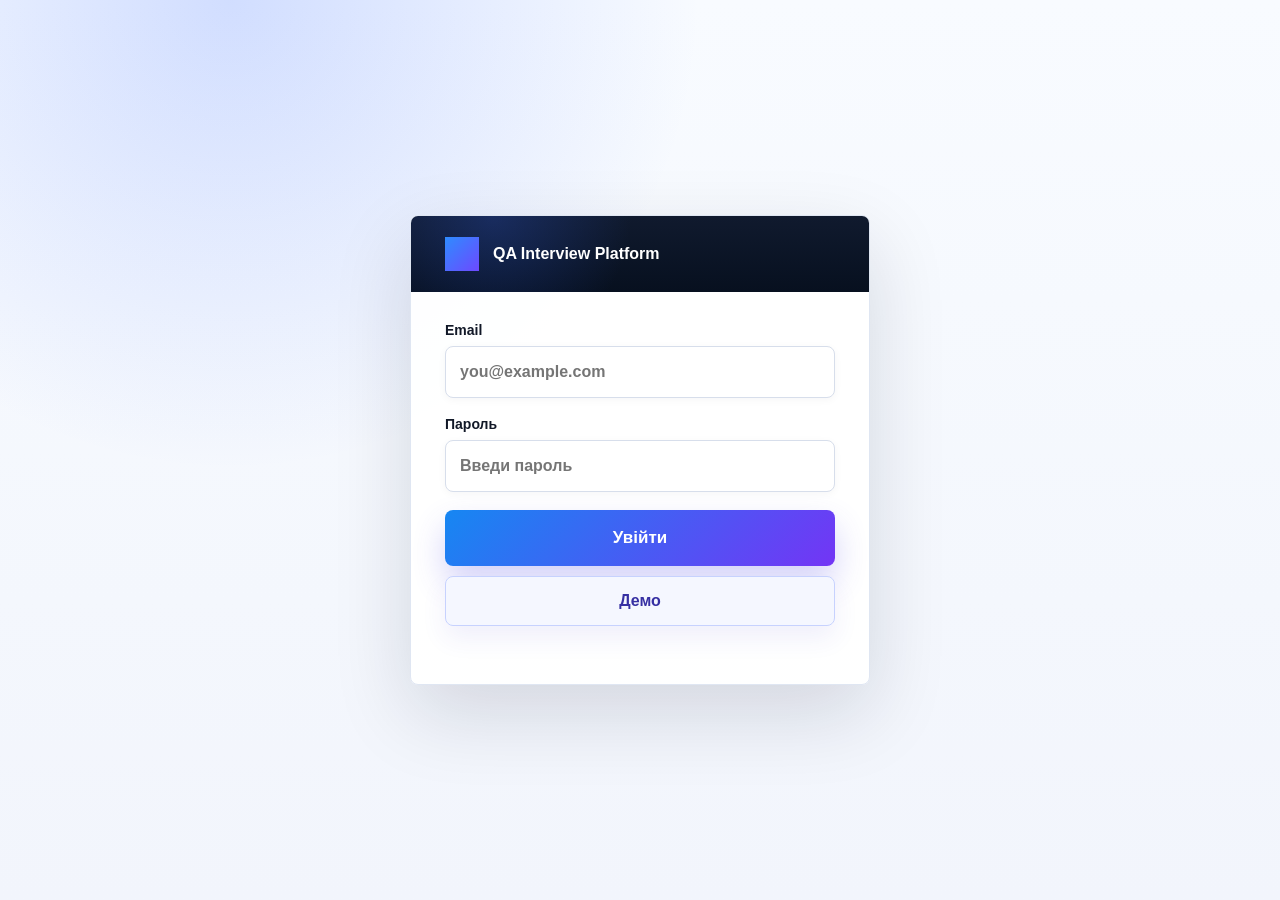
<file: index.html>
<!DOCTYPE html>
<html lang="uk">
<head>
  <meta charset="UTF-8" />
  <meta name="viewport" content="width=device-width, initial-scale=1.0" />
  <title>QA Handbook</title>
  <link rel="icon" href="favicon.svg" type="image/svg+xml" />
  <link rel="stylesheet" href="style.css?v=19" />
</head>
<body>
  <div id="authScreen" class="auth-screen hidden">
    <div class="auth-card">
      <div class="auth-header">
        <div class="auth-brand">QA Interview Platform</div>
      </div>
      <div class="auth-body">
        <label>Email</label>
        <input id="simpleLogin" type="email" placeholder="you@example.com" autocomplete="email" />
        <label>Пароль</label>
        <input id="simplePassword" type="password" placeholder="Введи пароль" autocomplete="current-password" />
        <button id="simpleLoginBtn" class="primary" type="button">Увійти</button>
        <button id="simpleDemoBtn" class="demo-action" type="button">Демо</button>
        <div id="simpleLoginMsg" class="auth-note"></div>
      </div>
    </div>
  </div>

  <div class="book-toolbar">
    <div id="syncStatus" class="sync-status hidden" aria-live="polite">Supabase: підключення...</div>
    <a class="toolbar-brand" href="index.html" aria-label="Перейти на сторінку Відповіді">QA Interview Platform</a>
    <nav class="app-nav" aria-label="Основне меню">
      <a class="toolbar-link active" href="index.html" aria-current="page">Відповіді</a>
      <a class="toolbar-link" href="questions.html">Запитання</a>
      <a class="toolbar-link" href="tests.html">Тести</a>
      <a class="toolbar-link" href="interview.html">Інтерв'ю</a>
    </nav>
    <button id="logoutBtn" class="logout" type="button">Вийти</button>
  </div>

  <aside class="sidebar">
    <div class="search-wrap">
      <span class="search-icon" aria-hidden="true"></span>
      <input id="search" class="search" placeholder="Пошук по handbook..." />
      <button id="clearSearchBtn" class="clear-search hidden" type="button" aria-label="Очистити пошук" title="Очистити пошук">×</button>
    </div>
    <div class="question-stats" aria-label="Статистика питань">
      <div><span class="stats-icon" aria-hidden="true">▤</span><span id="totalQuestionsCount">0</span><small>Всього запитань</small></div>
    </div>
    <div class="status-filters" aria-label="Фільтр за статусом">
      <label class="status-toggle learned-filter" for="showLearnedBtn">
        <span class="status-icon" aria-hidden="true">✓</span>
        <span>Вивчено</span>
        <input id="showLearnedBtn" type="checkbox" />
        <span class="toggle-slider" aria-hidden="true"></span>
      </label>
      <label class="status-toggle not-learned-filter" for="showNotLearnedBtn">
        <span class="status-icon" aria-hidden="true">×</span>
        <span>Не вивчено</span>
        <input id="showNotLearnedBtn" type="checkbox" />
        <span class="toggle-slider" aria-hidden="true"></span>
      </label>
    </div>
    <div class="sidebar-section-title">Розділи</div>
    <nav id="categoryList" class="category-list"></nav>
    <div class="actions">
      <div class="action-group add-actions">
        <div class="action-title">Додати</div>
        <button id="addCategoryBtn" type="button"><span class="action-icon add-icon" aria-hidden="true">+</span><span>Категорія</span></button>
        <button id="addQuestionBtn" type="button"><span class="action-icon question-icon" aria-hidden="true">?</span><span>Питання</span></button>
      </div>
      <div class="action-group export-actions">
        <div class="action-title">Експорт</div>
        <button id="printBookBtn" type="button"><span class="action-icon pdf-icon" aria-hidden="true">PDF</span><span>PDF</span></button>
        <button id="exportWordBtn" type="button"><span class="action-icon word-icon" aria-hidden="true">W</span><span>Word</span></button>
      </div>
    </div>
  </aside>

  <main class="book">
    <h1 id="categoryTitle"></h1>
    <section id="questionsList"></section>
  </main>

  <section id="printBook" class="print-book"></section>

  <div id="questionModal" class="modal hidden">
    <div class="modal-box">
      <button class="close" id="closeQuestionModal">×</button>
      <h2 id="questionModalTitle">Нове питання</h2>
      <label>Категорія</label>
      <select id="questionCategory"></select>
      <label>Питання</label>
      <input id="questionInput" placeholder="Наприклад: Що таке REST API?" />
      <label>Відповідь</label>
      <div class="editor-toolbar" aria-label="Форматування відповіді">
        <button type="button" data-command="bold" title="Жирний"><strong>B</strong></button>
        <button type="button" data-command="italic" title="Курсив"><em>I</em></button>
        <button type="button" data-command="insertOrderedList" title="Нумерований список">1.</button>
        <button type="button" data-command="insertUnorderedList" title="Маркований список">•</button>
      </div>
      <div id="answerInput" class="rich-editor" contenteditable="true" data-placeholder="Напиши відповідь..."></div>
      <div class="modal-actions">
        <button id="saveQuestionBtn" class="primary">Зберегти</button>
        <button id="deleteQuestionBtn" class="danger hidden">Видалити</button>
      </div>
    </div>
  </div>

  <script src="data.js?v=supabase-1"></script>
  <script src="script.js?v=supabase-21"></script>
</body>
</html>
</file>
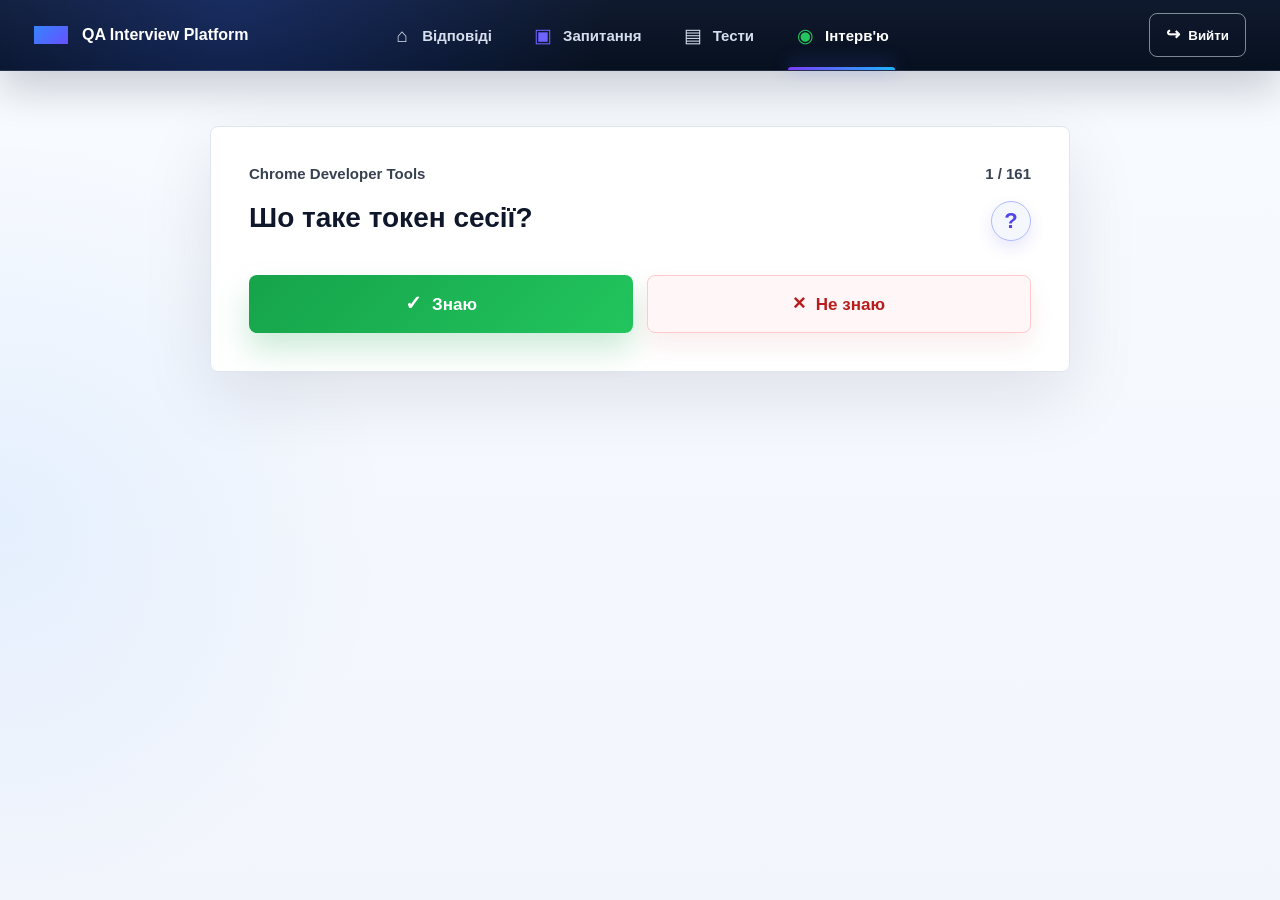
<file: interview.html>
<!DOCTYPE html>
<html lang="uk">
<head>
  <meta charset="UTF-8" />
  <meta name="viewport" content="width=device-width, initial-scale=1.0" />
  <title>QA Interview</title>
  <link rel="icon" href="favicon.svg" type="image/svg+xml" />
  <link rel="stylesheet" href="interview.css?v=9" />
</head>
<body>
  <main class="interview-page">
    <div class="book-toolbar">
      <a class="toolbar-brand" href="index.html" aria-label="Перейти на сторінку Відповіді">QA Interview Platform</a>
      <nav class="app-nav" aria-label="Основне меню">
        <a class="toolbar-link" href="index.html">Відповіді</a>
        <a class="toolbar-link" href="questions.html">Запитання</a>
        <a class="toolbar-link" href="tests.html">Тести</a>
        <a class="toolbar-link active" href="interview.html" aria-current="page">Інтерв'ю</a>
      </nav>
      <button id="logoutBtn" class="logout" type="button">Вийти</button>
    </div>

    <section class="interview-shell" aria-live="polite">
      <article class="question-panel">
        <div class="interview-topline">
          <div id="questionCategory">Інтерв'ю</div>
          <div id="questionCounter">0 / 0</div>
        </div>
        <div class="question-heading">
          <h1 id="questionText">Питань ще немає.</h1>
          <button id="showAnswerBtn" class="show-answer-action" type="button" aria-expanded="false" aria-controls="answerPanel" title="Показати відповідь">
            <span aria-hidden="true">?</span>
            <span class="sr-only">Показати відповідь</span>
          </button>
        </div>
        <div id="questionStatus" class="feedback hidden"></div>
        <section id="answerPanel" class="answer-panel hidden" aria-live="polite">
          <div class="answer-panel-heading">
            <span class="answer-panel-icon" aria-hidden="true">✦</span>
            <span>Відповідь</span>
          </div>
          <div id="answerText" class="answer-text"></div>
        </section>
        <div class="interview-actions">
          <button id="knowBtn" class="primary-action know-action" type="button">Знаю</button>
          <button id="dontKnowBtn" class="secondary-action dont-know-action" type="button">Не знаю</button>
        </div>
        <div id="reviewPanel" class="review-panel hidden">
          <h2 id="reviewTitle">Що повторити</h2>
          <div id="reviewList" class="review-list"></div>
          <button id="exportUnknownBtn" class="primary-action export-action" type="button">Конвертувати запитання</button>
          <button id="restartInterviewBtn" class="secondary-action restart-action" type="button">Почати заново</button>
        </div>
      </article>
    </section>
  </main>
  <script src="data.js?v=supabase-1"></script>
  <script src="interview.js?v=9"></script>
</body>
</html>
</file>
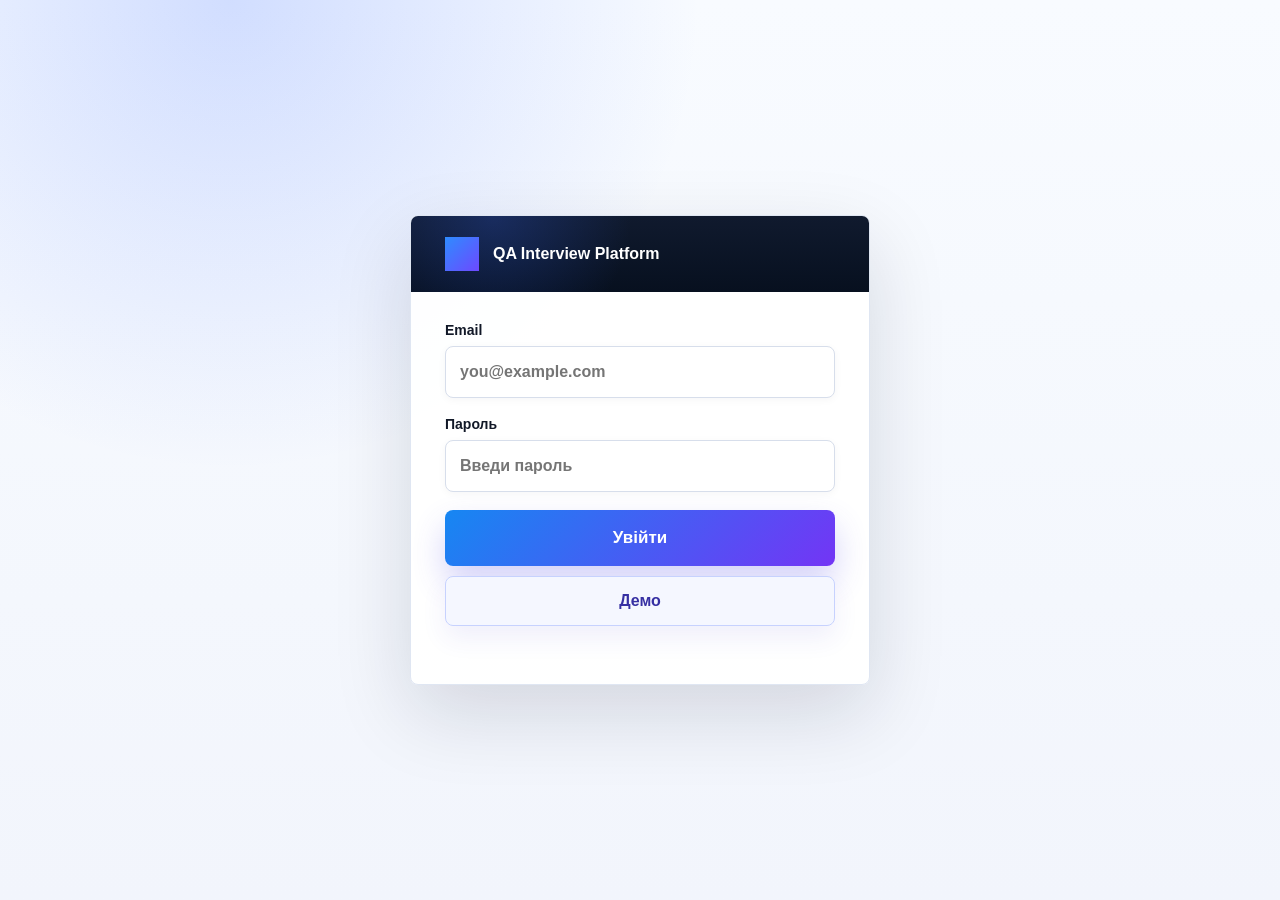
<file: questions.html>
<!DOCTYPE html>
<html lang="uk">
<head>
  <meta charset="UTF-8" />
  <meta name="viewport" content="width=device-width, initial-scale=1.0" />
  <title>Окремі запитання</title>
  <link rel="icon" href="favicon.svg" type="image/svg+xml" />
  <link rel="stylesheet" href="questions.css?v=20" />
</head>
<body>
  <div id="authScreen" class="auth-screen hidden">
    <div class="auth-card">
      <div class="auth-header">
        <div class="auth-brand">QA Interview Platform</div>
      </div>
      <div class="auth-body">
        <label>Email</label>
        <input id="loginEmail" type="email" placeholder="you@example.com" autocomplete="email" />
        <label>Пароль</label>
        <input id="loginPassword" type="password" placeholder="Введи пароль" autocomplete="current-password" />
        <button id="loginBtn" class="primary" type="button">Увійти</button>
        <button id="loginDemoBtn" class="demo-action" type="button">Демо</button>
        <div id="loginMsg" class="muted"></div>
      </div>
    </div>
  </div>

  <div class="book-toolbar">
    <div id="syncStatus" class="sync-status hidden" aria-live="polite">Supabase: очікує вхід</div>
    <a class="toolbar-brand" href="index.html" aria-label="Перейти на сторінку Відповіді">QA Interview Platform</a>
    <nav class="app-nav" aria-label="Основне меню">
      <a class="toolbar-link" href="index.html">Відповіді</a>
      <a class="toolbar-link active" href="questions.html" aria-current="page">Запитання</a>
      <a class="toolbar-link" href="tests.html">Тести</a>
      <a class="toolbar-link" href="interview.html">Інтерв'ю</a>
    </nav>
    <button id="logoutBtn" class="logout" type="button">Вийти</button>
  </div>

  <aside class="sidebar">
    <div class="search-wrap">
      <span class="search-icon" aria-hidden="true"></span>
      <input id="searchInput" class="search" placeholder="Пошук по handbook..." />
      <button id="clearSearchBtn" class="clear-search hidden" type="button" aria-label="Очистити пошук" title="Очистити пошук">×</button>
    </div>
    <div class="question-stats" aria-label="Статистика питань">
      <div><span class="stats-icon" aria-hidden="true">▤</span><span id="totalQuestionsCount">0</span><small>Всього запитань</small></div>
    </div>
    <label class="filter-toggle" for="uncoveredOnlyToggle">
      <span class="status-icon not-learned-status" aria-hidden="true">×</span>
      <span>Не покрито</span>
      <input id="uncoveredOnlyToggle" type="checkbox" />
      <span class="toggle-slider" aria-hidden="true"></span>
    </label>
    <div class="sidebar-section-title">Розділи</div>
    <nav id="categoryList" class="category-list"></nav>
    <div class="actions">
      <div class="action-group">
        <div class="action-title">Додати</div>
        <button id="addCategoryBtn" type="button"><span class="action-icon add-icon" aria-hidden="true">+</span><span>Категорія</span></button>
        <button id="addQuestionBtn" type="button"><span class="action-icon question-icon" aria-hidden="true">?</span><span>Питання</span></button>
      </div>
    </div>
  </aside>

  <main class="book">
    <h1 id="categoryTitle"></h1>
    <section id="questionsList" class="questions-list"></section>
  </main>

  <div id="questionModal" class="modal hidden">
    <div class="modal-box">
      <button class="close" id="closeQuestionModal" type="button">×</button>
      <h2 id="modalTitle">Нове питання</h2>
      <label>Категорія</label>
      <select id="questionCategory"></select>
      <label>Питання</label>
      <input id="questionInput" placeholder="Наприклад: Як протестувати форму логіну?" />
      <label>Нотатка / коротка відповідь</label>
      <textarea id="noteInput" rows="5" placeholder="Можна залишити порожнім або записати підказку..."></textarea>
      <div class="modal-actions">
        <button id="saveQuestionBtn" class="primary" type="button">Зберегти</button>
        <button id="deleteQuestionBtn" class="danger hidden" type="button">Видалити</button>
      </div>
    </div>
  </div>

  <script src="data.js?v=supabase-1"></script>
  <script src="questions-data.js?v=2"></script>
  <script src="questions.js?v=19"></script>
</body>
</html>
</file>
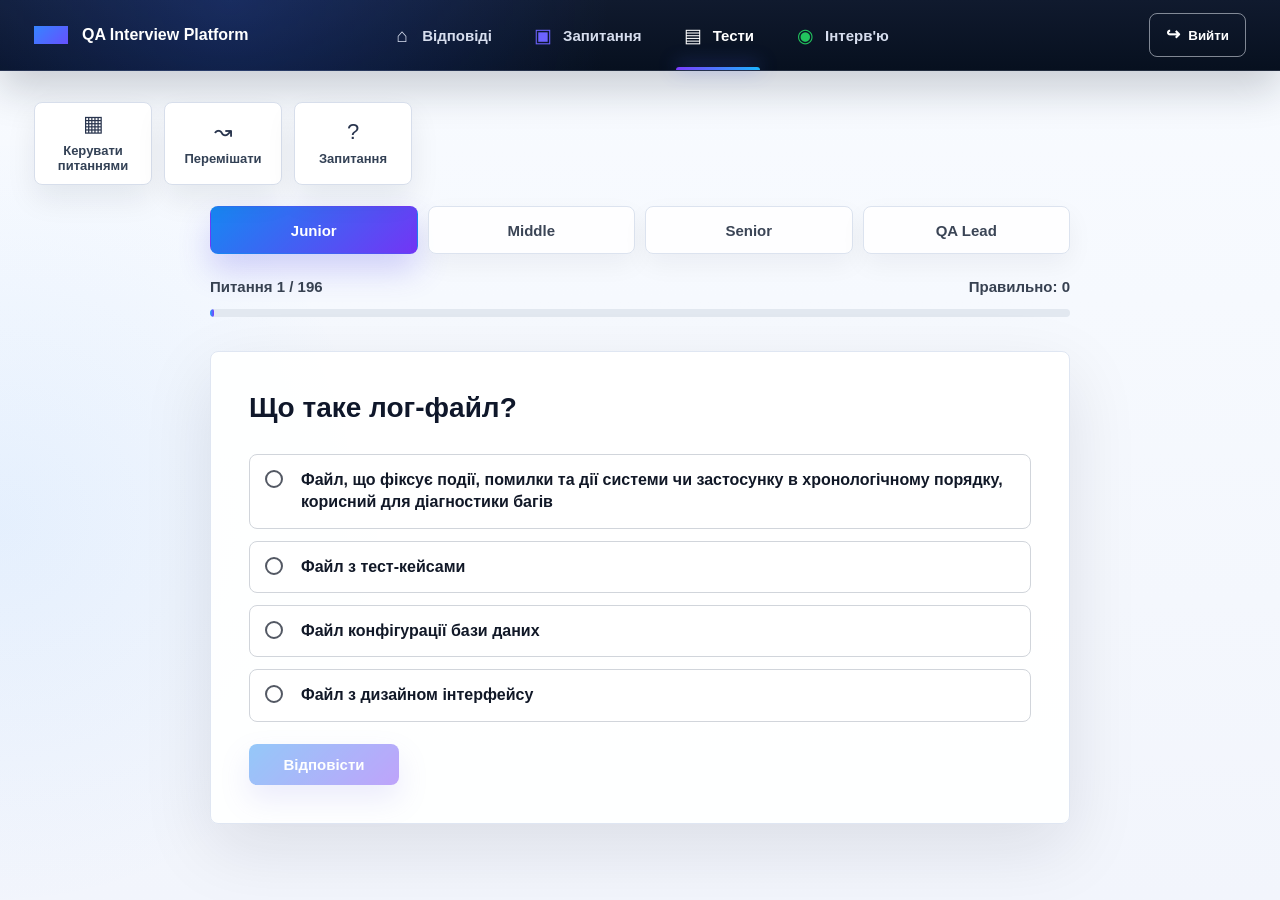
<file: tests.html>
<!DOCTYPE html>
<html lang="uk">
<head>
  <meta charset="UTF-8" />
  <meta name="viewport" content="width=device-width, initial-scale=1.0" />
  <title>QA Tests</title>
  <link rel="icon" href="favicon.svg" type="image/svg+xml" />
  <link rel="stylesheet" href="tests.css?v=24" />
</head>
<body>
  <main class="test-page">
    <div class="book-toolbar">
      <a class="toolbar-brand" href="index.html" aria-label="Перейти на сторінку Відповіді">QA Interview Platform</a>
      <div class="toolbar-left">
        <button id="manageBtn" class="secondary-action" type="button">Керувати питаннями</button>
        <button id="shuffleBtn" class="secondary-action" type="button">Перемішати</button>
        <button id="knownQuestionsBtn" class="secondary-action" type="button">Запитання</button>
      </div>
      <div class="toolbar-right">
        <nav class="app-nav" aria-label="Основне меню">
          <a class="toolbar-link" href="index.html">Відповіді</a>
          <a class="toolbar-link" href="questions.html">Запитання</a>
          <a class="toolbar-link active" href="tests.html" aria-current="page">Тести</a>
          <a class="toolbar-link" href="interview.html">Інтерв'ю</a>
        </nav>
      </div>
      <button id="logoutBtn" class="logout" type="button">Вийти</button>
    </div>

    <section class="test-shell" aria-live="polite">
      <section class="level-selector" aria-label="Рівень тесту">
        <input id="levelToggle" class="level-toggle-input" type="checkbox" checked />
        <label class="level-toggle" for="levelToggle">
          <span>Рівень: <strong id="activeLevelLabel">Junior</strong></span>
          <span class="level-toggle-action" aria-hidden="true"><span class="level-arrow-down">↓</span><span class="level-arrow-up">↑</span></span>
        </label>
        <div id="levelTabs" class="level-tabs">
          <button class="level-tab active" type="button" data-level="junior">Junior</button>
          <button class="level-tab" type="button" data-level="middle">Middle</button>
          <button class="level-tab" type="button" data-level="senior">Senior</button>
          <button class="level-tab" type="button" data-level="lead">QA Lead</button>
        </div>
      </section>

      <div class="test-topline">
        <div id="questionProgress">Питання 1 / 20</div>
        <div>Правильно: <span id="correctCount">0</span></div>
      </div>

      <div class="progress-track" aria-hidden="true">
        <div id="progressFill" class="progress-fill"></div>
      </div>

      <article class="question-panel">
        <h1 id="questionText">Що таке баг?</h1>
        <div id="answersList" class="answers-list"></div>
        <div id="feedback" class="feedback hidden"></div>
        <div class="test-actions">
          <button id="answerBtn" class="primary-action" type="button">Відповісти</button>
          <button id="exportWrongTxtBtn" class="secondary-action hidden" type="button">TXT помилок</button>
        </div>
      </article>
    </section>
  </main>

  <div id="manageModal" class="modal hidden">
    <div class="modal-box">
      <button id="closeManageModal" class="close" type="button">×</button>
      <h2>Питання тестів</h2>
      <div class="manager-layout">
        <aside class="manager-list">
          <button id="newManagedQuestionBtn" class="secondary-action full-width" type="button">+ Нове питання</button>
          <div id="questionList" class="question-list"></div>
        </aside>
        <form id="questionForm" class="question-form">
          <input id="questionId" type="hidden" />
          <label>Питання</label>
          <input id="testQuestionInput" placeholder="Наприклад: Що таке баг?" />

          <label>Варіанти відповіді</label>
          <input class="answer-input" data-index="0" placeholder="Варіант 1" />
          <input class="answer-input" data-index="1" placeholder="Варіант 2" />
          <input class="answer-input" data-index="2" placeholder="Варіант 3" />
          <input class="answer-input" data-index="3" placeholder="Варіант 4" />

          <label>Правильна відповідь</label>
          <select id="correctAnswerSelect">
            <option value="0">Варіант 1</option>
            <option value="1">Варіант 2</option>
            <option value="2">Варіант 3</option>
            <option value="3">Варіант 4</option>
          </select>

          <label>Рівні</label>
          <div class="level-checkboxes">
            <label><input type="checkbox" name="testLevel" value="junior" /> Junior</label>
            <label><input type="checkbox" name="testLevel" value="middle" /> Middle</label>
            <label><input type="checkbox" name="testLevel" value="senior" /> Senior</label>
            <label><input type="checkbox" name="testLevel" value="lead" /> QA Lead</label>
          </div>

          <label>Пояснення</label>
          <textarea id="explanationInput" rows="4" placeholder="Коротке пояснення після відповіді"></textarea>

          <div class="modal-actions">
            <button class="primary-action" type="submit">Зберегти</button>
            <button id="deleteManagedQuestionBtn" class="danger-action hidden" type="button">Видалити</button>
          </div>
        </form>
      </div>
    </div>
  </div>

  <div id="knownQuestionsModal" class="modal hidden">
    <div class="modal-box">
      <button id="closeKnownQuestionsModal" class="close" type="button">×</button>
      <div class="known-questions-head">
        <h2>Запитання тестів</h2>
        <div id="knownQuestionsSyncStatus" class="known-sync-status">Supabase: перевірка...</div>
      </div>
      <div class="known-filter-tabs" aria-label="Фільтр запитань">
        <button class="known-filter-tab active" type="button" data-filter="">Всі</button>
        <button class="known-filter-tab" type="button" data-filter="known">Знаю</button>
        <button class="known-filter-tab" type="button" data-filter="unknown">Не знаю</button>
      </div>
      <div id="knownQuestionsList" class="known-questions-list"></div>
    </div>
  </div>

  <script src="tests-all-data.js?v=1"></script>
  <script src="tests.js?v=23"></script>
</body>
</html>
</file>
<file: style.css>
* { box-sizing: border-box; }
body { margin: 0; background: #f6f8ff; color: #111827; font-family: Georgia, "Times New Roman", serif; display: flex; padding-top: 70px; }
.auth-screen { position: fixed; inset: 0; z-index: 50; display: flex; align-items: center; justify-content: center; padding: 24px; background: radial-gradient(circle at 18% 0%, rgba(54,104,255,.2), transparent 34%), linear-gradient(180deg, #f8fbff 0%, #f2f5fc 100%); font-family: Arial, sans-serif; }
.auth-card { width: 100%; max-width: 460px; overflow: hidden; background: rgba(255,255,255,.96); border: 1px solid #dfe6f2; border-radius: 8px; padding: 0; box-shadow: 0 28px 80px rgba(15,23,42,.14); }
.auth-header { min-height: 76px; display: flex; align-items: center; padding: 20px 34px; background: radial-gradient(circle at 18% 0%, rgba(54,104,255,.24), transparent 36%), linear-gradient(180deg, #101a2e 0%, #07101f 100%); }
.auth-brand { display: inline-flex; align-items: center; min-height: 34px; color: #fff; font-size: 16px; font-weight: 900; white-space: nowrap; background-image: linear-gradient(135deg, #2e8cff, #6d49ff); background-repeat: no-repeat; background-position: 0 center; background-size: 34px 34px; padding-left: 48px; }
.auth-body { padding: 30px 34px 34px; }
.auth-card h2 { margin: 0 0 10px; color: #0f172a; font-size: 30px; line-height: 1.16; letter-spacing: 0; }
.auth-note { color: #5f6b7c; font-size: 15px; font-weight: 700; line-height: 1.5; margin: 0 0 24px; font-family: Arial, sans-serif; }
.auth-card label { color: #111827; font-size: 14px; font-weight: 900; margin-bottom: 8px; font-family: Arial, sans-serif; }
.auth-card input { height: 52px; border: 1px solid #d7deeb; border-radius: 8px; background: #fff; padding: 12px 14px; margin-bottom: 18px; color: #111827; font-size: 16px; font-weight: 800; box-shadow: 0 2px 8px rgba(15,23,42,.04); outline: none; transition: border-color .16s ease, box-shadow .16s ease; }
.auth-card input:focus { border-color: #6366f1; box-shadow: 0 0 0 4px rgba(99,102,241,.14); }
.auth-card .primary { min-height: 56px; border: 0; border-radius: 8px; background: linear-gradient(135deg, #1687f2, #7335f5); color: #fff; padding: 14px 18px; cursor: pointer; font-size: 17px; font-weight: 900; box-shadow: 0 16px 32px rgba(79,70,229,.24); transition: transform .16s ease, box-shadow .16s ease; }
.auth-card .primary:hover { transform: translateY(-1px); box-shadow: 0 20px 38px rgba(79,70,229,.3); }
.auth-card .demo-action { width: 100%; min-height: 50px; border: 1px solid #c7d2fe; border-radius: 8px; background: #f5f7ff; color: #3730a3; padding: 13px 18px; margin: 10px 0 0; cursor: pointer; font-size: 16px; font-weight: 900; font-family: Arial, sans-serif; box-shadow: 0 12px 26px rgba(67,56,202,.08); transition: transform .16s ease, box-shadow .16s ease, border-color .16s ease, background .16s ease; }
.auth-card .demo-action:hover { transform: translateY(-1px); background: #eef2ff; border-color: #6366f1; color: #312e81; box-shadow: 0 16px 32px rgba(67,56,202,.14); }
.sidebar { width: 300px; height: calc(100vh - 70px); position: fixed; left: 0; top: 70px; overflow-y: auto; background: #fff; border-right: 1px solid #e7eaf2; padding: 26px 18px 24px; display: flex; flex-direction: column; font-family: Arial, sans-serif; }
.brand-lockup { display: flex; align-items: center; gap: 14px; margin: 0 6px 38px; }
.brand-icon { position: relative; display: inline-grid; place-items: center; width: 48px; height: 48px; flex: 0 0 auto; border-radius: 10px; background: linear-gradient(135deg, #6d5dfc, #5848e8); color: transparent; box-shadow: 0 10px 24px rgba(88,72,232,.22); }
.brand-icon::before { content: ""; width: 23px; height: 24px; border: 3px solid #fff; border-top-width: 4px; border-radius: 4px 4px 3px 3px; box-shadow: inset 9px 0 0 rgba(255,255,255,.18); }
.brand-icon::after { content: ""; position: absolute; top: 13px; bottom: 12px; left: 50%; border-left: 2px solid #fff; transform: translateX(-50%); }
.brand { font-size: 23px; font-weight: 900; color: #111827; line-height: 1.1; }
.search-wrap { position: relative; margin-bottom: 26px; }
.search-icon { position: absolute; left: 17px; top: 50%; z-index: 1; width: 19px; height: 19px; border: 3px solid #111827; border-radius: 50%; transform: translateY(-54%); pointer-events: none; }
.search-icon::after { content: ""; position: absolute; right: -7px; bottom: -5px; width: 8px; height: 3px; border-radius: 999px; background: #111827; transform: rotate(45deg); }
.search { width: 100%; height: 46px; border: 1px solid #e0e5ef; border-radius: 8px; background: #fff; padding: 10px 42px 10px 50px; margin-bottom: 0; color: #111827; font-size: 15px; font-weight: 800; box-shadow: 0 2px 8px rgba(17,24,39,.04); }
.search::placeholder { color: #8a93a6; font-weight: 800; }
.clear-search { position: absolute; right: 9px; top: 50%; transform: translateY(-50%); width: 26px; height: 26px; border: 0; border-radius: 6px; background: transparent; color: #6b7280; cursor: pointer; font-size: 20px; line-height: 1; }
.clear-search:hover { background: #f3f4f6; color: #111827; }
.question-stats { display: grid; grid-template-columns: 1fr; gap: 8px; margin: 0 0 30px; font-family: Arial, sans-serif; }
.question-stats div { display: grid; grid-template-columns: 54px minmax(0, 1fr); grid-template-rows: auto auto; align-items: center; column-gap: 16px; min-height: 90px; border: 0; border-radius: 8px; background: #f8f6ff; padding: 18px 24px; }
.stats-icon { grid-row: 1 / span 2; display: inline-grid !important; place-items: center; width: 48px; height: 48px; border-radius: 8px; background: #ede9ff; color: #6554f0 !important; font-size: 30px !important; font-weight: 900; line-height: 1 !important; }
.question-stats span:not(.stats-icon) { display: block; color: #4f46e5; font-size: 26px; font-weight: 900; line-height: 1; text-shadow: 0 0 0 #4f46e5; }
.question-stats small { display: block; margin-top: 5px; color: #6b7280; font-size: 14px; font-weight: 800; }
.status-filters { display: grid; grid-template-columns: 1fr; gap: 18px; margin-bottom: 28px; }
.status-toggle { position: relative; display: grid; grid-template-columns: 42px minmax(0, 1fr); align-items: center; justify-content: start; gap: 12px; min-height: 42px; border: 0; background: transparent; border-radius: 8px; padding: 0 8px 0 6px; cursor: pointer; color: #1f2937; font-size: 16px; font-weight: 900; }
.status-toggle input { position: absolute; opacity: 0; pointer-events: none; }
.toggle-slider { display: none; }
.status-icon { display: inline-grid; place-items: center; width: 30px; height: 30px; border-radius: 7px; color: #fff; font-size: 22px; font-weight: 900; line-height: 1; box-shadow: 0 5px 12px rgba(17,24,39,.12); }
.learned-filter .status-icon { background: #2fb35d; }
.not-learned-filter .status-icon { background: #ef3e4a; }
.status-toggle:hover { background: #f6f7fb; }
.status-toggle:has(input:checked) { background: #f6f7fb; box-shadow: inset 0 0 0 1px #e7eaf2; }
.sidebar-section-title { margin: 4px 16px 12px; color: #6b7280; font-size: 12px; font-weight: 900; letter-spacing: .08em; text-transform: uppercase; }
.category-list { flex: 0 0 auto; border-bottom: 1px solid #e7eaf2; padding: 0 4px 16px; }
.category-item { width: 100%; min-height: 42px; border: 0; background: transparent; text-align: left; padding: 8px 10px; border-radius: 8px; cursor: grab; font-size: 15px; color: #667085; display: grid; grid-template-columns: 28px minmax(0, 1fr) auto; align-items: center; gap: 10px; }
.category-item:active { cursor: grabbing; }
.category-item:hover { background: #f6f7fb; color: #344054; }
.category-item.active { background: #ede9ff; color: #6554f0; font-weight: 900; box-shadow: inset 0 0 0 1px rgba(99,83,240,.05); }
.category-item.dragging { opacity: .45; }
.category-item.drag-over { outline: 2px solid #6554f0; outline-offset: -2px; background: #f6f7fb; }
.category-icon { display: inline-grid; place-items: center; width: 24px; height: 24px; color: currentColor; font-size: 18px; font-weight: 900; line-height: 1; }
.category-name { min-width: 0; overflow-wrap: anywhere; line-height: 1.35; }
.count { min-width: 28px; border-radius: 12px; background: #f4f6fa; color: #667085; padding: 4px 8px; font-size: 12px; font-weight: 900; line-height: 1; text-align: center; white-space: nowrap; }
.category-item.active .count { background: rgba(255,255,255,.42); color: #6554f0; }
.show-more-categories { width: 100%; min-height: 44px; display: inline-flex; align-items: center; justify-content: center; gap: 8px; margin-top: 8px; border: 0; border-radius: 8px; background: #f7f5ff; color: #4b5563; font-size: 14px; font-weight: 900; cursor: pointer; }
.show-more-categories:hover { background: #ede9ff; color: #6554f0; }
.actions { display: grid; gap: 18px; margin-top: 18px; padding: 0 4px; }
.action-group { display: grid; gap: 8px; }
.action-title { margin: 0 0 8px 12px; color: #6b7280; font-size: 12px; font-weight: 900; text-transform: uppercase; letter-spacing: .08em; }
.actions button { min-height: 46px; display: grid; grid-template-columns: 42px minmax(0, 1fr); align-items: center; gap: 10px; border: 0; background: transparent; color: #1f2937; border-radius: 8px; padding: 4px 8px 4px 0; font-size: 16px; font-weight: 900; text-align: left; cursor: pointer; }
.actions button:hover { background: #f6f7fb; }
body.demo-mode .actions { display: grid; }
body.demo-mode .add-actions { display: none; }
body.demo-mode .toolbar-link[href$="questions.html"] { display: none !important; }
.action-icon { display: inline-grid; place-items: center; width: 36px; height: 36px; border-radius: 8px; background: #f3f5f9; color: #43506a; font-size: 20px; font-weight: 900; line-height: 1; }
.pdf-icon { background: #fff0f0; color: #ef4444; font-size: 10px; }
.word-icon { background: #eff6ff; color: #2563eb; font-size: 18px; }
.sync-supabase { min-height: 44px; border: 1px solid rgba(226,232,240,.18); background: rgba(255,255,255,.06); color: #eaf0ff; border-radius: 8px; padding: 10px 16px; font-weight: 900; cursor: pointer; font-family: Arial, sans-serif; box-shadow: inset 0 0 0 1px rgba(255,255,255,.03); }
.sync-supabase:hover { background: rgba(255,255,255,.12); border-color: rgba(226,232,240,.32); }
.sync-supabase.saving { background: #2563eb; cursor: wait; }
.sync-supabase.success { background: #16a34a; }
.sync-supabase.error { background: #dc2626; }
.sync-supabase.dirty { background: #dc2626; }
.app-nav { display: inline-flex; align-items: stretch; justify-content: center; gap: 28px; min-height: 70px; border: 0; border-radius: 0; background: transparent; padding: 0; box-shadow: none; }
.toolbar-link { position: relative; display: inline-flex; align-items: center; justify-content: center; gap: 9px; min-height: 70px; color: #d7deee; border-radius: 0; padding: 0 6px; font-weight: 900; cursor: pointer; font-family: Arial, sans-serif; font-size: 15px; line-height: 1; text-decoration: none; white-space: nowrap; transition: color .16s ease, text-shadow .16s ease; }
.toolbar-link::before { display: inline-grid; place-items: center; width: 22px; height: 22px; color: currentColor; font-size: 19px; line-height: 1; font-weight: 400; }
.toolbar-link[href$="index.html"]::before { content: "⌂"; }
.toolbar-link[href$="questions.html"]::before { content: "▣"; color: #6d63ff; }
.toolbar-link[href$="tests.html"]::before { content: "▤"; }
.toolbar-link[href$="interview.html"]::before { content: "◉"; color: #22c55e; }
.toolbar-link::after { content: ""; position: absolute; left: 0; right: 0; bottom: 0; height: 3px; border-radius: 999px 999px 0 0; background: linear-gradient(90deg, #7c3cff, #1cb5ff); opacity: 0; transform: scaleX(.7); transition: opacity .16s ease, transform .16s ease; box-shadow: 0 -2px 18px rgba(82,107,255,.75); }
.toolbar-link:hover { color: #fff; text-shadow: 0 0 16px rgba(255,255,255,.18); }
.toolbar-link.active { color: #fff; box-shadow: none; }
.toolbar-link.active::after { opacity: 1; transform: scaleX(1); }
.logout { min-height: 44px; border: 1px solid rgba(226,232,240,.55); background: transparent; color: #fff; border-radius: 8px; padding: 10px 16px; font-weight: 900; cursor: pointer; font-family: Arial, sans-serif; }
.logout::before { content: "↪"; margin-right: 8px; font-size: 17px; line-height: 0; }
.logout:hover { background: rgba(255,255,255,.09); border-color: rgba(255,255,255,.85); }
.sync-status { color: #6b7280; font-size: 12px; line-height: 1.35; min-height: 16px; }
.book { margin-left: 300px; padding: 48px 70px 80px; max-width: 1070px; width: 100%; }
.book-toolbar { position: fixed; top: 0; left: 0; right: 0; z-index: 30; min-height: 70px; display: grid; grid-template-columns: minmax(245px, 1fr) auto minmax(245px, 1fr); align-items: center; gap: 20px; padding: 0 34px; background: radial-gradient(circle at 18% 0%, rgba(54,104,255,.24), transparent 36%), linear-gradient(180deg, #101a2e 0%, #07101f 100%); border-bottom: 1px solid rgba(255,255,255,.08); box-shadow: 0 18px 42px rgba(15,23,42,.2); font-family: Arial, sans-serif; }
.toolbar-brand { display: inline-flex; align-items: center; gap: 14px; min-width: 0; color: #fff; font-size: 16px; font-weight: 900; white-space: nowrap; text-decoration: none; }
.toolbar-brand:hover { text-shadow: 0 0 16px rgba(255,255,255,.18); }
.book-toolbar .sync-status { position: absolute; right: 330px; max-width: 190px; color: #aab5c8; text-align: right; }
.book-toolbar .app-nav { grid-column: 2; grid-row: 1; justify-self: center; }
.book-toolbar .sync-supabase { position: absolute; right: 218px; }
.book-toolbar .logout { position: absolute; right: 34px; }
.toolbar-brand { background-image: linear-gradient(135deg, #2e8cff, #6d49ff); background-repeat: no-repeat; background-position: 0 center; background-size: 34px 34px; padding-left: 48px; }
.book-toolbar .sync-status { min-height: 0; }
.book h1 { text-align: center; font-size: 30px; font-weight: 400; margin: 0 0 52px; }
.qa { margin-bottom: 34px; border-left: 4px solid transparent; padding-left: 12px; }
.qa.learned { border-left-color: #16a34a; }
.qa.not-learned { border-left-color: #dc2626; }
.qa.jump-highlight { background: #fef9c3; border-left-color: #eab308; transition: background .25s ease; }
.qa-header { display: grid; grid-template-columns: minmax(0, 1fr) auto; gap: 14px; align-items: start; margin-bottom: 18px; }
.qa-category { display: inline-block; margin-bottom: 7px; border-radius: 7px; background: #f3f4f6; color: #4b5563; padding: 4px 8px; font-family: Arial, sans-serif; font-size: 12px; font-weight: 800; }
.qa-question { font-family: Arial, sans-serif; font-size: 19px; font-weight: 800; line-height: 1.35; margin: 0; cursor: pointer; }
.study-actions { display: flex; gap: 8px; flex-wrap: wrap; justify-content: flex-end; font-family: Arial, sans-serif; }
.study-btn { border: 1px solid #d1d5db; background: #fff; border-radius: 8px; padding: 7px 10px; cursor: pointer; font-size: 13px; font-weight: 800; white-space: nowrap; }
.learned-btn { color: #15803d; border-color: #bbf7d0; }
.learned-btn:hover, .learned-btn.active { background: #dcfce7; border-color: #16a34a; color: #166534; }
.not-learned-btn { color: #b91c1c; border-color: #fecaca; }
.not-learned-btn:hover, .not-learned-btn.active { background: #fee2e2; border-color: #dc2626; color: #991b1b; }
.qa-answer { font-size: 17px; line-height: 1.65; margin-left: 56px; max-width: 780px; }
.qa-answer p { margin: 0 0 10px; }
.qa-answer ol { margin: 8px 0 14px; padding-left: 0; counter-reset: answer-list; list-style: none; }
.qa-answer ul { margin: 8px 0 14px 26px; padding-left: 0; list-style: none; }
.qa-answer li { margin: 4px 0; padding-left: 4px; }
.qa-answer ol > li { counter-increment: answer-list; padding-left: 0; text-indent: 26px; font-weight: 400; }
.qa-answer ol > li::before { content: counter(answer-list) ". "; font-weight: 800; }
.qa-answer ol > li strong { font-weight: 800; }
.qa-answer ul > li { position: relative; padding-left: 22px; text-indent: 0; }
.qa-answer ul > li::before { content: "•"; position: absolute; left: 0; color: #111827; font-weight: 800; }
.empty { font-size: 17px; color: #6b7280; text-align: center; margin-top: 80px; }
.print-book { display: none; }
.print-title { text-align: center; margin-top: 180px; page-break-after: always; }
.print-title h1 { font-size: 34px; font-weight: 400; }
.print-category { page-break-before: always; max-width: 760px; margin: 0 auto; }
.print-category h1 { text-align: center; font-size: 24pt; font-weight: 400; margin-bottom: 42px; }
.print-question { font-family: Arial, sans-serif; font-size: 14pt; font-weight: 800; margin: 0 0 14px; }
.print-answer { font-size: 12pt; line-height: 1.5; margin-left: 42px; margin-bottom: 28px; }
.print-qa { break-inside: avoid; page-break-inside: avoid; }
.print-category .print-qa:first-of-type { break-inside: auto; page-break-inside: auto; }
.print-question { break-after: avoid; page-break-after: avoid; }
.print-answer { break-before: avoid; page-break-before: avoid; }
.print-answer p { margin: 0 0 8px; }
.print-answer ol { margin: 6px 0 12px; padding-left: 0; counter-reset: print-list; list-style: none; }
.print-answer ul { margin: 6px 0 12px 24px; padding-left: 0; list-style: none; }
.print-answer li { margin: 3px 0; }
.print-answer ol > li { counter-increment: print-list; padding-left: 0; text-indent: 24px; }
.print-answer ol > li::before { content: counter(print-list) ". "; font-weight: 800; }
.print-answer ul > li { position: relative; padding-left: 18px; text-indent: 0; }
.print-answer ul > li::before { content: "•"; position: absolute; left: 0; color: #111827; font-weight: 800; }
.toc { max-width: 760px; margin: 0 auto; page-break-after: always; }
.toc h1 { text-align: center; font-size: 24pt; font-weight: 400; margin-bottom: 35px; }
.toc-item { display: flex; justify-content: space-between; border-bottom: 1px dotted #999; padding: 8px 0; font-size: 12pt; }
.modal { position: fixed; inset: 0; background: rgba(0,0,0,.45); display: flex; align-items: center; justify-content: center; padding: 20px; z-index: 20; }
.modal-box { width: 100%; max-width: 720px; background: white; border-radius: 12px; padding: 24px; position: relative; font-family: Arial, sans-serif; }
.close { position: absolute; right: 14px; top: 12px; border: 0; background: #f3f4f6; border-radius: 6px; padding: 6px 10px; cursor: pointer; font-size: 20px; }
label { display: block; font-weight: 700; margin-bottom: 6px; }
select, input, textarea { width: 100%; border: 1px solid #d1d5db; border-radius: 8px; padding: 11px; margin-bottom: 14px; font-size: 15px; font-family: Arial, sans-serif; }
.status-toggle input { width: 1px; height: 1px; margin: 0; padding: 0; }
.editor-toolbar { display: flex; gap: 6px; margin: 0 0 8px; }
.editor-toolbar button { min-width: 36px; height: 34px; border: 1px solid #d1d5db; background: #fff; color: #111827; border-radius: 7px; cursor: pointer; font-family: Arial, sans-serif; font-size: 15px; font-weight: 800; }
.editor-toolbar button:hover { background: #f3f4f6; }
.rich-editor { width: 100%; min-height: 240px; max-height: 45vh; overflow-y: auto; border: 1px solid #d1d5db; border-radius: 8px; padding: 12px; margin-bottom: 14px; font-size: 15px; line-height: 1.55; font-family: Arial, sans-serif; outline: none; }
.rich-editor:focus { border-color: #111827; box-shadow: 0 0 0 3px rgba(17,24,39,.08); }
.rich-editor:empty::before { content: attr(data-placeholder); color: #9ca3af; }
.rich-editor p { margin: 0 0 8px; }
.rich-editor ol { margin: 8px 0 10px; padding-left: 0; counter-reset: editor-list; list-style: none; }
.rich-editor ul { margin: 8px 0 10px 22px; padding-left: 20px; }
.rich-editor ol > li { counter-increment: editor-list; padding-left: 0; text-indent: 26px; }
.rich-editor ol > li::before { content: counter(editor-list) ". "; font-weight: 800; }
.modal-actions { display: grid; grid-template-columns: 1fr auto; gap: 10px; align-items: center; }
.primary { width: 100%; border: 0; border-radius: 8px; background: #111827; color: white; padding: 12px; cursor: pointer; font-weight: 800; }
.danger { border: 0; border-radius: 8px; background: #dc2626; color: white; padding: 12px 16px; cursor: pointer; font-weight: 800; }
.danger:hover { background: #b91c1c; }
.hidden { display: none !important; }
@media print {
  @page { margin: 0.8cm; }
  body { display: block; background: white; margin: 0; padding-top: 0; }
  .book-toolbar, .sidebar, .modal, .book { display: none !important; }
  .print-book { display: block !important; color: black; padding: 0; }
  .print-category, .toc { max-width: none; margin-left: 0; margin-right: 0; }
}
@media (max-width: 760px) {
  body { display: block; padding-top: 0; }
  .sidebar { position: static; width: 100%; height: auto; min-height: 0; border-right: 0; border-bottom: 1px solid #e5e7eb; padding: 18px 16px; }
  .brand { font-size: 28px; margin-bottom: 16px; }
  .question-stats { grid-template-columns: 1fr 1fr; }
  .category-list { max-height: none; overflow: visible; }
  .actions { grid-template-columns: 1fr 1fr; align-items: start; }
  .book { margin-left: 0; max-width: none; padding: 24px 16px 64px; }
  .book-toolbar { position: static; display: flex; align-items: center; justify-content: flex-start; flex-wrap: wrap; min-height: auto; margin: 0; padding: 14px 16px; }
  .toolbar-brand { width: 100%; }
  .book-toolbar > * { flex: 0 1 auto; }
  .book-toolbar .sync-status { position: static; max-width: none; text-align: left; }
  .book-toolbar .sync-supabase, .book-toolbar .logout { position: static; grid-column: auto; margin: 0; }
  .app-nav { order: -1; width: 100%; min-height: 48px; gap: 0; justify-content: space-between; }
  .toolbar-link { min-height: 48px; }
  .app-nav .toolbar-link { flex: 1 1 0; }
  .book h1 { font-size: 32px; line-height: 1.15; margin-bottom: 32px; text-align: left; }
  .qa { margin-bottom: 30px; padding-left: 10px; }
  .qa-header { grid-template-columns: 1fr; }
  .study-actions { justify-content: flex-start; }
  .qa-question { font-size: 20px; }
  .qa-answer { margin-left: 0; max-width: none; font-size: 16px; line-height: 1.58; }
  .modal { align-items: stretch; padding: 10px; }
  .modal-box { max-width: none; max-height: calc(100vh - 20px); overflow: auto; border-radius: 10px; padding: 20px 16px; }
  .modal-actions { grid-template-columns: 1fr; }
  .danger { width: 100%; }
  .rich-editor { min-height: 200px; max-height: 42vh; }
}
@media (max-width: 430px) {
  .sidebar { padding: 16px 14px; }
  .brand { font-size: 26px; }
  .question-stats, .actions { grid-template-columns: 1fr; }
  .status-toggle { min-height: 44px; }
  .book { padding: 20px 14px 56px; }
  .book-toolbar { gap: 8px; }
  .app-nav { gap: 0; padding: 0; }
  .toolbar-link { padding-left: 8px; padding-right: 8px; }
  .sync-supabase, .logout { flex: 1 1 calc(50% - 8px); padding-left: 8px; padding-right: 8px; }
  .book h1 { font-size: 28px; }
  .qa-question { font-size: 18px; }
  .study-btn { flex: 1 1 auto; min-height: 40px; }
}

/* Mobile toolbar fix */
@media (max-width: 760px) {
  .book-toolbar { align-items: stretch; gap: 10px; padding: 12px 14px; }
  .toolbar-brand { order: 0; width: 100%; min-height: 38px; justify-content: flex-start; padding-left: 42px; background-size: 30px 30px; font-size: 15px; }
  .book-toolbar .app-nav { order: 1; display: grid; grid-template-columns: repeat(4, minmax(0, 1fr)); width: 100%; min-height: 52px; overflow: hidden; border: 1px solid rgba(226,232,240,.18); border-radius: 8px; background: rgba(255,255,255,.05); }
  .toolbar-link { min-width: 0; min-height: 52px; gap: 5px; padding: 0 5px; font-size: 11px; }
  .toolbar-link::after { bottom: 0; }
  .logout { order: 3; width: 100%; min-height: 46px; margin: 0; }
  .book-toolbar .sync-status, .book-toolbar .sync-supabase { order: 2; width: 100%; }
}
@media (max-width: 430px) {
  .app-nav .toolbar-link { font-size: 0; gap: 0; }
  .app-nav .toolbar-link::before { width: 24px; height: 24px; font-size: 21px; }
}

/* Phone toolbar alignment */
@media (max-width: 760px) {
  .book-toolbar { position: relative; }
  .toolbar-brand { padding-right: 108px; }
  .book-toolbar .app-nav, .app-nav { grid-template-columns: repeat(auto-fit, minmax(0, 1fr)); }
  .book-toolbar .app-nav .toolbar-link, .app-nav .toolbar-link { justify-content: center; }
  .book-toolbar .logout, .logout { position: absolute; top: 12px; right: 14px; order: initial; width: auto; min-width: 88px; min-height: 38px; padding: 8px 12px; }
}
</file>
<file: interview.css>
* { box-sizing: border-box; }
body { margin: 0; min-height: 100vh; background: radial-gradient(circle at 0% 58%, rgba(42,144,255,.08), transparent 28%), linear-gradient(180deg, #f8fbff 0%, #f2f5fc 100%); color: #0f172a; font-family: Georgia, "Times New Roman", serif; }
.interview-page { min-height: 100vh; padding: 126px 28px 60px; }
.book-toolbar { position: fixed; top: 0; left: 0; right: 0; z-index: 30; min-height: 70px; display: grid; grid-template-columns: minmax(245px, 1fr) auto minmax(245px, 1fr); align-items: center; gap: 20px; padding: 0 34px; background: radial-gradient(circle at 18% 0%, rgba(54,104,255,.24), transparent 36%), linear-gradient(180deg, #101a2e 0%, #07101f 100%); border-bottom: 1px solid rgba(255,255,255,.08); box-shadow: 0 18px 42px rgba(15,23,42,.2); font-family: Arial, sans-serif; pointer-events: none; }
.toolbar-brand { display: inline-flex; align-items: center; color: #fff; font-size: 16px; font-weight: 900; white-space: nowrap; text-decoration: none; background-image: linear-gradient(135deg, #2e8cff, #6d49ff); background-repeat: no-repeat; background-position: 0 center; background-size: 34px 34px; padding-left: 48px; pointer-events: auto; }
.toolbar-brand:hover { text-shadow: 0 0 16px rgba(255,255,255,.18); }
.app-nav { grid-column: 2; justify-self: center; display: inline-flex; align-items: stretch; justify-content: center; gap: 28px; min-height: 70px; border: 0; border-radius: 0; background: transparent; padding: 0; box-shadow: none; }
.app-nav { pointer-events: auto; }
.toolbar-link { position: relative; display: inline-flex; align-items: center; justify-content: center; gap: 9px; min-height: 70px; color: #d7deee; border-radius: 0; padding: 0 6px; font-weight: 900; cursor: pointer; font-family: Arial, sans-serif; font-size: 15px; line-height: 1; text-decoration: none; white-space: nowrap; transition: color .16s ease, text-shadow .16s ease; }
.toolbar-link::before { display: inline-grid; place-items: center; width: 22px; height: 22px; color: currentColor; font-size: 19px; line-height: 1; font-weight: 400; }
.toolbar-link[href$="index.html"]::before { content: "⌂"; }
.toolbar-link[href$="questions.html"]::before { content: "▣"; color: #6d63ff; }
.toolbar-link[href$="tests.html"]::before { content: "▤"; }
.toolbar-link[href$="interview.html"]::before { content: "◉"; color: #22c55e; }
.toolbar-link::after { content: ""; position: absolute; left: 0; right: 0; bottom: 0; height: 3px; border-radius: 999px 999px 0 0; background: linear-gradient(90deg, #7c3cff, #1cb5ff); opacity: 0; transform: scaleX(.7); transition: opacity .16s ease, transform .16s ease; box-shadow: 0 -2px 18px rgba(82,107,255,.75); }
.toolbar-link:hover { color: #fff; text-shadow: 0 0 16px rgba(255,255,255,.18); }
.toolbar-link.active { color: #fff; box-shadow: none; }
.toolbar-link.active::after { opacity: 1; transform: scaleX(1); }
body.demo-mode .toolbar-link[href$="questions.html"] { display: none !important; }
.logout { position: absolute; right: 34px; min-height: 44px; border: 1px solid rgba(226,232,240,.55); background: transparent; color: #fff; border-radius: 8px; padding: 10px 16px; font-weight: 900; cursor: pointer; font-family: Arial, sans-serif; pointer-events: auto; }
.logout::before { content: "↪"; margin-right: 8px; font-size: 17px; line-height: 0; }
.logout:hover { background: rgba(255,255,255,.09); border-color: rgba(255,255,255,.85); }
.interview-shell { width: min(860px, 100%); margin: 0 auto; }
.question-panel { background: rgba(255,255,255,.96); border: 1px solid #dfe6f2; border-radius: 8px; padding: 38px; box-shadow: 0 24px 70px rgba(15,23,42,.1); }
.question-heading { display: flex; align-items: flex-start; gap: 16px; margin-bottom: 28px; }
.question-panel h1 { flex: 1; margin: 0; font-family: Arial, sans-serif; font-size: 28px; line-height: 1.28; letter-spacing: 0; }
.show-answer-action { display: grid; flex: 0 0 auto; place-items: center; width: 40px; height: 40px; margin-top: 1px; border: 1px solid #aebcff; border-radius: 50%; background: #f5f7ff; color: #4f46e5; box-shadow: 0 7px 16px rgba(79,70,229,.13); cursor: pointer; font-family: Arial, sans-serif; font-size: 22px; font-weight: 900; line-height: 1; transition: transform .16s ease, background .16s ease, border-color .16s ease; }
.show-answer-action:hover { transform: translateY(-1px); border-color: #6366f1; background: #e8eaff; }
.show-answer-action[aria-expanded="true"] { background: #4f46e5; color: #fff; border-color: #4f46e5; }
.show-answer-action:disabled { opacity: .45; cursor: not-allowed; transform: none; }
.sr-only { position: absolute; width: 1px; height: 1px; padding: 0; margin: -1px; overflow: hidden; clip: rect(0, 0, 0, 0); white-space: nowrap; border: 0; }
.interview-topline { display: flex; justify-content: space-between; gap: 18px; margin-bottom: 18px; color: #374151; font-family: Arial, sans-serif; font-size: 15px; font-weight: 800; }
.feedback { margin: 0 0 22px; border-left: 4px solid #16a34a; background: #f0fdf4; color: #166534; padding: 12px 14px; border-radius: 0 8px 8px 0; font-family: Arial, sans-serif; font-size: 15px; font-weight: 700; line-height: 1.45; }
.feedback.error { border-left-color: #dc2626; background: #fef2f2; color: #991b1b; }
.hidden { display: none !important; }
.answer-panel { margin: 0 0 22px; overflow: hidden; border: 1px solid #d8e1ff; border-radius: 14px; background: linear-gradient(145deg, #f8faff, #f2f5ff); box-shadow: 0 14px 32px rgba(65,82,170,.1); font-family: Arial, sans-serif; animation: answer-reveal .28s ease-out; }
.answer-panel-heading { display: flex; align-items: center; gap: 9px; padding: 13px 16px; border-bottom: 1px solid #dfe6ff; background: rgba(100,83,235,.08); color: #3730a3; font-size: 14px; font-weight: 900; text-transform: uppercase; letter-spacing: .06em; }
.answer-panel-icon { display: grid; place-items: center; width: 24px; height: 24px; border-radius: 7px; background: linear-gradient(135deg, #6d49ff, #279bf1); color: #fff; font-size: 14px; box-shadow: 0 5px 12px rgba(88,74,226,.25); }
.answer-text { padding: 18px 18px 20px; color: #18233b; font-size: 16px; font-weight: 500; line-height: 1.62; }
.answer-text > :first-child { margin-top: 0; }
.answer-text > :last-child { margin-bottom: 0; }
.answer-text p, .answer-text ul, .answer-text ol { margin: 0 0 12px; }
.answer-text ul, .answer-text ol { padding-left: 22px; }
.answer-text pre { overflow-x: auto; padding: 12px; border-radius: 8px; background: #172033; color: #e6efff; font-size: 13px; }
@keyframes answer-reveal { from { opacity: 0; transform: translateY(8px); } to { opacity: 1; transform: translateY(0); } }
.interview-actions { display: grid; grid-template-columns: repeat(2, minmax(0, 1fr)); gap: 14px; margin-top: 34px; font-family: Arial, sans-serif; }
.primary-action, .secondary-action { min-height: 58px; border-radius: 8px; padding: 14px 18px; cursor: pointer; font-family: Arial, sans-serif; font-size: 17px; font-weight: 900; line-height: 1; transition: transform .16s ease, box-shadow .16s ease, border-color .16s ease, background .16s ease; }
.primary-action { border: 0; background: linear-gradient(135deg, #16a34a, #22c55e); color: #fff; box-shadow: 0 16px 30px rgba(22,163,74,.22); }
.primary-action:hover { transform: translateY(-1px); box-shadow: 0 20px 36px rgba(22,163,74,.28); }
.primary-action:disabled, .secondary-action:disabled { opacity: .45; cursor: not-allowed; }
.secondary-action { border: 1px solid #fecaca; background: #fff7f7; color: #b91c1c; box-shadow: 0 12px 26px rgba(185,28,28,.08); }
.secondary-action:hover { transform: translateY(-1px); background: #fee2e2; border-color: #dc2626; color: #991b1b; box-shadow: 0 16px 32px rgba(185,28,28,.14); }
.know-action::before { content: "✓"; margin-right: 10px; font-size: 20px; line-height: 0; }
.dont-know-action::before { content: "×"; margin-right: 10px; font-size: 22px; line-height: 0; }
.review-panel { display: grid; gap: 16px; }
.review-panel h2 { margin: 0; font-family: Arial, sans-serif; font-size: 24px; line-height: 1.25; }
.review-list { display: grid; gap: 10px; }
.review-item { border: 1px solid #fecaca; border-radius: 8px; background: #fff7f7; padding: 14px 15px; font-family: Arial, sans-serif; color: #111827; }
.review-number { margin-bottom: 7px; color: #b91c1c; font-size: 12px; font-weight: 900; text-transform: uppercase; }
.review-question { font-size: 16px; font-weight: 800; line-height: 1.42; }
.review-empty { border: 1px solid #bbf7d0; border-radius: 8px; background: #f0fdf4; padding: 16px; color: #166534; font-family: Arial, sans-serif; font-size: 16px; font-weight: 800; line-height: 1.45; }
.export-action { margin-top: 4px; background: linear-gradient(135deg, #1687f2, #7335f5); box-shadow: 0 14px 28px rgba(79,70,229,.22); }
.restart-action { margin-top: -4px; border-color: #c7d2fe; background: #f5f7ff; color: #3730a3; box-shadow: 0 12px 26px rgba(67,56,202,.08); }
.restart-action:hover { background: #eef2ff; border-color: #6366f1; color: #312e81; box-shadow: 0 16px 32px rgba(67,56,202,.14); }

@media (max-width: 920px) {
  .book-toolbar { position: static; display: flex; flex-wrap: wrap; justify-content: center; min-height: 0; padding: 14px; }
  .toolbar-brand { width: 100%; justify-content: center; }
  .logout { position: static; }
  .app-nav { width: 100%; min-height: 48px; gap: 0; justify-content: space-between; }
  .toolbar-link { flex: 1 1 0; min-height: 48px; font-size: 13px; }
  .interview-page { padding: 38px 16px 52px; }
  .question-panel { padding: 28px; }
  .interview-actions { grid-template-columns: 1fr; }
}

@media (max-width: 560px) {
  .app-nav { overflow-x: auto; justify-content: flex-start; }
  .toolbar-link { flex: 0 0 auto; padding: 0 10px; }
  .question-panel { padding: 22px; }
  .question-heading { gap: 12px; }
  .question-panel h1 { font-size: 25px; }
}

/* Mobile toolbar fix */
@media (max-width: 760px) {
  .book-toolbar { align-items: stretch; gap: 10px; padding: 12px 14px; }
  .toolbar-brand { order: 0; width: 100%; min-height: 38px; justify-content: flex-start; padding-left: 42px; background-size: 30px 30px; font-size: 15px; }
  .app-nav { order: 1; display: grid; grid-template-columns: repeat(4, minmax(0, 1fr)); width: 100%; min-height: 52px; overflow: hidden; border: 1px solid rgba(226,232,240,.18); border-radius: 8px; background: rgba(255,255,255,.05); }
  .toolbar-link { min-width: 0; min-height: 52px; gap: 5px; padding: 0 5px; font-size: 11px; }
  .toolbar-link::after { bottom: 0; }
  .logout { order: 3; width: 100%; min-height: 46px; margin: 0; }
  .book-toolbar .sync-status, .book-toolbar .sync-supabase { order: 2; width: 100%; }
}
@media (max-width: 430px) {
  .toolbar-link { font-size: 0; gap: 0; }
  .toolbar-link::before { width: 24px; height: 24px; font-size: 21px; }
}

/* Phone toolbar alignment */
@media (max-width: 760px) {
  .book-toolbar { position: relative; }
  .toolbar-brand { padding-right: 108px; }
  .book-toolbar .app-nav, .app-nav { grid-template-columns: repeat(auto-fit, minmax(0, 1fr)); }
  .book-toolbar .app-nav .toolbar-link, .app-nav .toolbar-link { justify-content: center; }
  .book-toolbar .logout, .logout { position: absolute; top: 12px; right: 14px; order: initial; width: auto; min-width: 88px; min-height: 38px; padding: 8px 12px; }
}

/* Keep the toolbar flush to the top on every phone page. */
@media (max-width: 760px) {
  .test-page, body.demo-mode .test-page { padding: 0 0 40px; }
  .test-shell { margin-top: 24px; padding: 0 14px; }
  .interview-page { padding: 0 0 40px; }
  .interview-shell { margin-top: 24px; padding: 0 14px; }
}
</file>
<file: questions.css>
* { box-sizing: border-box; }
body { margin: 0; background: #f6f8ff; color: #111827; font-family: Georgia, "Times New Roman", serif; display: flex; padding-top: 70px; }
.hidden { display: none !important; }
.auth-screen { position: fixed; inset: 0; z-index: 50; display: flex; align-items: center; justify-content: center; padding: 24px; background: radial-gradient(circle at 18% 0%, rgba(54,104,255,.2), transparent 34%), linear-gradient(180deg, #f8fbff 0%, #f2f5fc 100%); font-family: Arial, sans-serif; }
.auth-card { width: 100%; max-width: 460px; overflow: hidden; background: rgba(255,255,255,.96); border: 1px solid #dfe6f2; border-radius: 8px; padding: 0; box-shadow: 0 28px 80px rgba(15,23,42,.14); }
.auth-header { min-height: 76px; display: flex; align-items: center; padding: 20px 34px; background: radial-gradient(circle at 18% 0%, rgba(54,104,255,.24), transparent 36%), linear-gradient(180deg, #101a2e 0%, #07101f 100%); }
.auth-brand { display: inline-flex; align-items: center; min-height: 34px; color: #fff; font-size: 16px; font-weight: 900; white-space: nowrap; background-image: linear-gradient(135deg, #2e8cff, #6d49ff); background-repeat: no-repeat; background-position: 0 center; background-size: 34px 34px; padding-left: 48px; }
.auth-body { padding: 30px 34px 34px; }
.auth-card h2 { margin: 0 0 10px; color: #0f172a; font-size: 30px; line-height: 1.16; letter-spacing: 0; }
.muted { color: #5f6b7c; font-size: 15px; font-weight: 700; line-height: 1.5; margin: 0 0 24px; font-family: Arial, sans-serif; }
.auth-card label { color: #111827; font-size: 14px; font-weight: 900; margin-bottom: 8px; font-family: Arial, sans-serif; }
.auth-card input { height: 52px; border: 1px solid #d7deeb; border-radius: 8px; background: #fff; padding: 12px 14px; margin-bottom: 18px; color: #111827; font-size: 16px; font-weight: 800; box-shadow: 0 2px 8px rgba(15,23,42,.04); outline: none; transition: border-color .16s ease, box-shadow .16s ease; }
.auth-card input:focus { border-color: #6366f1; box-shadow: 0 0 0 4px rgba(99,102,241,.14); }
.auth-card .primary { min-height: 56px; border: 0; border-radius: 8px; background: linear-gradient(135deg, #1687f2, #7335f5); color: #fff; padding: 14px 18px; cursor: pointer; font-size: 17px; font-weight: 900; box-shadow: 0 16px 32px rgba(79,70,229,.24); transition: transform .16s ease, box-shadow .16s ease; }
.auth-card .primary:hover { transform: translateY(-1px); box-shadow: 0 20px 38px rgba(79,70,229,.3); }
.auth-card .demo-action { width: 100%; min-height: 50px; border: 1px solid #c7d2fe; border-radius: 8px; background: #f5f7ff; color: #3730a3; padding: 13px 18px; margin: 10px 0 0; cursor: pointer; font-size: 16px; font-weight: 900; font-family: Arial, sans-serif; box-shadow: 0 12px 26px rgba(67,56,202,.08); transition: transform .16s ease, box-shadow .16s ease, border-color .16s ease, background .16s ease; }
.auth-card .demo-action:hover { transform: translateY(-1px); background: #eef2ff; border-color: #6366f1; color: #312e81; box-shadow: 0 16px 32px rgba(67,56,202,.14); }
.sidebar { width: 300px; height: calc(100vh - 70px); position: fixed; left: 0; top: 70px; overflow-y: auto; background: #fff; border-right: 1px solid #e7eaf2; padding: 26px 18px 24px; display: flex; flex-direction: column; font-family: Arial, sans-serif; }
.brand-lockup { display: flex; align-items: center; gap: 14px; margin: 0 6px 38px; }
.brand-icon { position: relative; display: inline-grid; place-items: center; width: 48px; height: 48px; flex: 0 0 auto; border-radius: 10px; background: linear-gradient(135deg, #6d5dfc, #5848e8); color: transparent; box-shadow: 0 10px 24px rgba(88,72,232,.22); }
.brand-icon::before { content: ""; width: 23px; height: 24px; border: 3px solid #fff; border-top-width: 4px; border-radius: 4px 4px 3px 3px; box-shadow: inset 9px 0 0 rgba(255,255,255,.18); }
.brand-icon::after { content: ""; position: absolute; top: 13px; bottom: 12px; left: 50%; border-left: 2px solid #fff; transform: translateX(-50%); }
.brand { font-size: 23px; font-weight: 900; color: #111827; line-height: 1.1; }
.search-wrap { position: relative; margin-bottom: 26px; }
.search-icon { position: absolute; left: 17px; top: 50%; z-index: 1; width: 19px; height: 19px; border: 3px solid #111827; border-radius: 50%; transform: translateY(-54%); pointer-events: none; }
.search-icon::after { content: ""; position: absolute; right: -7px; bottom: -5px; width: 8px; height: 3px; border-radius: 999px; background: #111827; transform: rotate(45deg); }
.search { width: 100%; height: 46px; border: 1px solid #e0e5ef; border-radius: 8px; background: #fff; padding: 10px 42px 10px 50px; margin-bottom: 0; color: #111827; font-size: 15px; font-weight: 800; box-shadow: 0 2px 8px rgba(17,24,39,.04); }
.search::placeholder { color: #8a93a6; font-weight: 800; }
.clear-search { position: absolute; right: 9px; top: 50%; transform: translateY(-50%); width: 26px; height: 26px; border: 0; border-radius: 6px; background: transparent; color: #6b7280; cursor: pointer; font-size: 20px; line-height: 1; }
.clear-search:hover { background: #f3f4f6; color: #111827; }
.question-stats { display: grid; grid-template-columns: 1fr; gap: 8px; margin: 0 0 30px; font-family: Arial, sans-serif; }
.question-stats div { display: grid; grid-template-columns: 54px minmax(0, 1fr); grid-template-rows: auto auto; align-items: center; column-gap: 16px; min-height: 90px; border: 0; border-radius: 8px; background: #f8f6ff; padding: 18px 24px; }
.stats-icon { grid-row: 1 / span 2; display: inline-grid !important; place-items: center; width: 48px; height: 48px; border-radius: 8px; background: #ede9ff; color: #6554f0 !important; font-size: 30px !important; font-weight: 900; line-height: 1 !important; }
.question-stats span:not(.stats-icon) { display: block; color: #4f46e5; font-size: 26px; font-weight: 900; line-height: 1; text-shadow: 0 0 0 #4f46e5; }
.question-stats small { display: block; margin-top: 5px; color: #6b7280; font-size: 14px; font-weight: 800; }
.filter-toggle { position: relative; display: grid; grid-template-columns: 42px minmax(0, 1fr); align-items: center; justify-content: start; gap: 12px; min-height: 42px; border: 0; background: transparent; border-radius: 8px; padding: 0 8px 0 6px; margin: 0 0 28px; color: #1f2937; font-size: 16px; font-weight: 900; cursor: pointer; }
.filter-toggle input { position: absolute; opacity: 0; pointer-events: none; }
.toggle-slider { display: none; }
.status-icon { display: inline-grid; place-items: center; width: 30px; height: 30px; border-radius: 7px; background: #ef3e4a; color: #fff; font-size: 22px; font-weight: 900; line-height: 1; box-shadow: 0 5px 12px rgba(17,24,39,.12); }
.filter-toggle:hover { background: #f6f7fb; }
.filter-toggle:has(input:checked) { background: #f6f7fb; box-shadow: inset 0 0 0 1px #e7eaf2; }
.sidebar-section-title { margin: 4px 16px 12px; color: #6b7280; font-size: 12px; font-weight: 900; letter-spacing: .08em; text-transform: uppercase; }
.category-list { flex: 0 0 auto; border-bottom: 1px solid #e7eaf2; padding: 0 4px 16px; }
.category-item { width: 100%; min-height: 42px; border: 0; background: transparent; text-align: left; padding: 8px 10px; border-radius: 8px; cursor: pointer; font-size: 15px; color: #667085; display: grid; grid-template-columns: 28px minmax(0, 1fr) auto; align-items: center; gap: 10px; }
.category-item:hover { background: #f6f7fb; color: #344054; }
.category-item.active { background: #ede9ff; color: #6554f0; font-weight: 900; box-shadow: inset 0 0 0 1px rgba(99,83,240,.05); }
.category-icon { display: inline-grid; place-items: center; width: 24px; height: 24px; color: currentColor; font-size: 18px; font-weight: 900; line-height: 1; }
.category-name { min-width: 0; overflow-wrap: anywhere; line-height: 1.35; }
.count { min-width: 28px; border-radius: 12px; background: #f4f6fa; color: #667085; padding: 4px 8px; font-size: 12px; font-weight: 900; line-height: 1; text-align: center; white-space: nowrap; }
.category-item.active .count { background: rgba(255,255,255,.42); color: #6554f0; }
.show-more-categories { width: 100%; min-height: 44px; display: inline-flex; align-items: center; justify-content: center; gap: 8px; margin-top: 8px; border: 0; border-radius: 8px; background: #f7f5ff; color: #4b5563; font-size: 14px; font-weight: 900; cursor: pointer; }
.show-more-categories:hover { background: #ede9ff; color: #6554f0; }
.actions { display: grid; gap: 18px; margin-top: 18px; padding: 0 4px; }
.action-group { display: grid; gap: 8px; }
.action-title { margin: 0 0 8px 12px; color: #6b7280; font-size: 12px; font-weight: 900; text-transform: uppercase; letter-spacing: .08em; }
button { border: 0; border-radius: 8px; background: #111827; color: #fff; padding: 10px; font-weight: 700; cursor: pointer; font-family: Arial, sans-serif; }
button:hover { background: #1f2937; }
.actions button { min-height: 46px; display: grid; grid-template-columns: 42px minmax(0, 1fr); align-items: center; gap: 10px; border: 0; background: transparent; color: #1f2937; border-radius: 8px; padding: 4px 8px 4px 0; font-size: 16px; font-weight: 900; text-align: left; cursor: pointer; }
.actions button:hover { background: #f6f7fb; }
body.demo-mode .actions { display: none !important; }
body.demo-mode .toolbar-link[href$="questions.html"] { display: none !important; }
.action-icon { display: inline-grid; place-items: center; width: 36px; height: 36px; border-radius: 8px; background: #f3f5f9; color: #43506a; font-size: 20px; font-weight: 900; line-height: 1; }
.sync-supabase { min-height: 44px; border: 1px solid rgba(226,232,240,.18); background: rgba(255,255,255,.06); color: #eaf0ff; border-radius: 8px; padding: 10px 16px; font-weight: 900; box-shadow: inset 0 0 0 1px rgba(255,255,255,.03); }
.sync-supabase:hover { background: rgba(255,255,255,.12); border-color: rgba(226,232,240,.32); }
.sync-supabase.saving { background: #2563eb; cursor: wait; }
.sync-supabase.saving:hover { background: #1d4ed8; }
.sync-supabase.success { background: #16a34a; }
.sync-supabase.success:hover { background: #15803d; }
.sync-supabase.error, .sync-supabase.dirty { background: #dc2626; }
.sync-supabase.error:hover, .sync-supabase.dirty:hover { background: #b91c1c; }
.logout { min-height: 44px; border: 1px solid rgba(226,232,240,.55); background: transparent; color: #fff; border-radius: 8px; padding: 10px 16px; font-weight: 900; }
.logout::before { content: "↪"; margin-right: 8px; font-size: 17px; line-height: 0; }
.logout:hover { background: rgba(255,255,255,.09); border-color: rgba(255,255,255,.85); }
.sync-status { color: #6b7280; font-size: 12px; line-height: 1.35; min-height: 16px; }
.book { margin-left: 300px; padding: 48px 70px 80px; max-width: 1070px; width: 100%; }
.book-toolbar { position: fixed; top: 0; left: 0; right: 0; z-index: 30; min-height: 70px; display: grid; grid-template-columns: minmax(245px, 1fr) auto minmax(245px, 1fr); align-items: center; gap: 20px; padding: 0 34px; background: radial-gradient(circle at 18% 0%, rgba(54,104,255,.24), transparent 36%), linear-gradient(180deg, #101a2e 0%, #07101f 100%); border-bottom: 1px solid rgba(255,255,255,.08); box-shadow: 0 18px 42px rgba(15,23,42,.2); font-family: Arial, sans-serif; }
.toolbar-brand { display: inline-flex; align-items: center; gap: 14px; min-width: 0; color: #fff; font-size: 16px; font-weight: 900; white-space: nowrap; text-decoration: none; background-image: linear-gradient(135deg, #2e8cff, #6d49ff); background-repeat: no-repeat; background-position: 0 center; background-size: 34px 34px; padding-left: 48px; }
.toolbar-brand:hover { text-shadow: 0 0 16px rgba(255,255,255,.18); }
.book-toolbar .sync-status { position: absolute; right: 330px; max-width: 190px; min-height: 0; color: #aab5c8; text-align: right; }
.book-toolbar .app-nav { grid-column: 2; grid-row: 1; justify-self: center; }
.book-toolbar .sync-supabase { position: absolute; right: 218px; }
.book-toolbar .logout { position: absolute; right: 34px; }
.app-nav { display: inline-flex; align-items: stretch; justify-content: center; gap: 28px; min-height: 70px; border: 0; border-radius: 0; background: transparent; padding: 0; box-shadow: none; }
.toolbar-link { position: relative; display: inline-flex; align-items: center; justify-content: center; gap: 9px; min-height: 70px; color: #d7deee; border-radius: 0; padding: 0 6px; font-weight: 900; cursor: pointer; font-family: Arial, sans-serif; font-size: 15px; line-height: 1; text-decoration: none; white-space: nowrap; transition: color .16s ease, text-shadow .16s ease; }
.toolbar-link::before { display: inline-grid; place-items: center; width: 22px; height: 22px; color: currentColor; font-size: 19px; line-height: 1; font-weight: 400; }
.toolbar-link[href$="index.html"]::before { content: "⌂"; }
.toolbar-link[href$="questions.html"]::before { content: "▣"; color: #6d63ff; }
.toolbar-link[href$="tests.html"]::before { content: "▤"; }
.toolbar-link[href$="interview.html"]::before { content: "◉"; color: #22c55e; }
.toolbar-link::after { content: ""; position: absolute; left: 0; right: 0; bottom: 0; height: 3px; border-radius: 999px 999px 0 0; background: linear-gradient(90deg, #7c3cff, #1cb5ff); opacity: 0; transform: scaleX(.7); transition: opacity .16s ease, transform .16s ease; box-shadow: 0 -2px 18px rgba(82,107,255,.75); }
.toolbar-link:hover { color: #fff; text-shadow: 0 0 16px rgba(255,255,255,.18); }
.toolbar-link.active { color: #fff; box-shadow: none; }
.toolbar-link.active::after { opacity: 1; transform: scaleX(1); }
.book h1 { text-align: center; font-size: 30px; font-weight: 400; margin: 0 0 52px; }
.questions-list { display: block; }
.question-card { margin-bottom: 28px; border-left: 4px solid transparent; padding-left: 12px; }
.question-card.done { border-left-color: #16a34a; }
.question-head { display: grid; grid-template-columns: minmax(0, 1fr) auto; gap: 14px; align-items: start; margin-bottom: 10px; }
.question-category { display: inline-block; margin-bottom: 7px; border-radius: 7px; background: #f3f4f6; color: #4b5563; padding: 4px 8px; font-family: Arial, sans-serif; font-size: 12px; font-weight: 800; }
.question-title { font-family: Arial, sans-serif; font-size: 19px; font-weight: 800; line-height: 1.35; margin: 0; cursor: pointer; }
.question-note { font-size: 17px; line-height: 1.65; margin: 8px 0 0 56px; max-width: 780px; white-space: pre-wrap; }
.question-actions { display: flex; gap: 8px; flex-wrap: wrap; justify-content: flex-end; font-family: Arial, sans-serif; }
.small-btn { min-width: 94px; border: 1px solid #d1d5db; background: #fff; color: #111827; border-radius: 8px; padding: 7px 10px; cursor: pointer; font-size: 13px; font-weight: 800; text-align: center; white-space: nowrap; }
.small-btn:hover { background: #f3f4f6; }
.done-btn { color: #15803d; border-color: #bbf7d0; }
.done-btn:hover, .done-btn.active { background: #dcfce7; border-color: #16a34a; color: #166534; }
.delete-btn { color: #b91c1c; border-color: #fecaca; }
.delete-btn:hover { background: #fee2e2; border-color: #dc2626; color: #991b1b; }
.coverage-picker { margin: 10px 0 0 56px; max-width: 620px; font-family: Arial, sans-serif; }
.coverage-picker label { color: #15803d; font-size: 12px; margin-bottom: 6px; }
.coverage-row { display: grid; grid-template-columns: minmax(0, 1fr) auto; gap: 8px; align-items: center; }
.coverage-combobox { position: relative; min-width: 0; }
.coverage-trigger { position: relative; width: 100%; min-height: 39px; display: flex; align-items: center; justify-content: space-between; gap: 10px; background: #f0fdf4; border: 1px solid #bbf7d0; color: #166534; padding: 9px 36px 9px 11px; font-size: 14px; font-weight: 800; text-align: left; }
.coverage-trigger::after { content: "⌄"; position: absolute; right: 12px; top: 50%; transform: translateY(-50%); color: #15803d; font-size: 18px; line-height: 1; }
.coverage-trigger:hover { background: #dcfce7; }
.coverage-trigger span { overflow: hidden; text-overflow: ellipsis; white-space: nowrap; }
.coverage-menu { position: absolute; left: 0; right: 0; top: calc(100% + 6px); z-index: 25; max-height: 360px; overflow: auto; background: #fff; border: 1px solid #d1d5db; border-radius: 8px; padding: 8px; box-shadow: 0 18px 45px rgba(17,24,39,.18); }
.coverage-search { margin: 0 0 8px; background: #fff; border-color: #d1d5db; font-size: 14px; }
.coverage-clear, .coverage-option { width: 100%; display: block; background: transparent; color: #111827; border-radius: 6px; padding: 8px 9px; text-align: left; font-size: 13px; font-weight: 700; }
.coverage-clear { color: #6b7280; border-bottom: 1px solid #f3f4f6; border-radius: 6px 6px 0 0; margin-bottom: 6px; }
.coverage-clear:hover, .coverage-option:hover { background: #f3f4f6; color: #111827; }
.coverage-option.selected { background: #dcfce7; color: #166534; }
.coverage-group-title { color: #9ca3af; font-size: 12px; font-weight: 800; padding: 8px 9px 4px; }
.coverage-empty { color: #6b7280; padding: 16px 9px; font-size: 13px; text-align: center; }
.answer-link { display: inline-flex; align-items: center; justify-content: center; min-height: 39px; border-radius: 8px; background: #111827; color: #fff; padding: 9px 12px; font-size: 13px; font-weight: 800; text-decoration: none; white-space: nowrap; }
.answer-link:hover { background: #1f2937; }
.empty { font-size: 17px; color: #6b7280; text-align: center; margin-top: 80px; }
.modal { position: fixed; inset: 0; background: rgba(0,0,0,.45); display: flex; align-items: center; justify-content: center; padding: 20px; z-index: 20; }
.modal-box { width: 100%; max-width: 720px; background: white; border-radius: 12px; padding: 24px; position: relative; font-family: Arial, sans-serif; }
.close { position: absolute; right: 14px; top: 12px; border: 0; background: #f3f4f6; color: #111827; border-radius: 6px; padding: 6px 10px; cursor: pointer; font-size: 20px; }
label { display: block; font-weight: 700; margin-bottom: 6px; font-family: Arial, sans-serif; }
select, input, textarea { width: 100%; border: 1px solid #d1d5db; border-radius: 8px; padding: 11px; margin-bottom: 14px; font-size: 15px; font-family: Arial, sans-serif; }
.filter-toggle input { width: 1px; height: 1px; margin: 0; padding: 0; }
textarea { resize: vertical; line-height: 1.55; }
.modal-actions { display: grid; grid-template-columns: 1fr auto; gap: 10px; align-items: center; }
.primary { width: 100%; border: 0; border-radius: 8px; background: #111827; color: white; padding: 12px; cursor: pointer; font-weight: 800; }
.danger { border: 0; border-radius: 8px; background: #dc2626; color: white; padding: 12px 16px; cursor: pointer; font-weight: 800; }
.danger:hover { background: #b91c1c; }
@media (max-width: 760px) {
  body { display: block; padding-top: 0; }
  .sidebar { position: static; width: 100%; height: auto; min-height: 0; border-right: 0; border-bottom: 1px solid #e5e7eb; padding: 18px 16px; }
  .brand { font-size: 28px; margin-bottom: 16px; }
  .category-list { max-height: none; overflow: visible; }
  .book { margin-left: 0; max-width: none; padding: 24px 16px 64px; }
  .book-toolbar { position: static; display: flex; align-items: center; justify-content: flex-start; flex-wrap: wrap; min-height: auto; margin: 0; padding: 14px 16px; }
  .toolbar-brand { width: 100%; }
  .book-toolbar .sync-status { position: static; max-width: none; text-align: left; }
  .book-toolbar .sync-supabase, .book-toolbar .logout { position: static; grid-column: auto; margin: 0; }
  .app-nav { order: -1; width: 100%; min-height: 48px; gap: 0; justify-content: space-between; }
  .toolbar-link { min-height: 48px; }
  .app-nav .toolbar-link { flex: 1 1 0; }
  .book h1 { font-size: 32px; line-height: 1.15; margin-bottom: 32px; text-align: left; }
  .question-head { grid-template-columns: 1fr; }
  .question-actions { justify-content: flex-start; }
  .question-title { font-size: 20px; }
  .question-note, .coverage-picker { margin-left: 0; }
  .coverage-row { grid-template-columns: 1fr; }
  .modal { align-items: stretch; padding: 10px; }
  .modal-box { max-width: none; max-height: calc(100vh - 20px); overflow: auto; border-radius: 10px; padding: 20px 16px; }
  .modal-actions { grid-template-columns: 1fr; }
  .danger { width: 100%; }
}
@media (max-width: 430px) {
  .sidebar { padding: 16px 14px; }
  .brand { font-size: 26px; }
  .question-stats { grid-template-columns: 1fr; }
  .book { padding: 20px 14px 56px; }
  .book-toolbar { gap: 8px; }
  .app-nav { gap: 0; padding: 0; }
  .toolbar-link { padding-left: 8px; padding-right: 8px; }
  .sync-supabase, .logout { flex: 1 1 calc(50% - 8px); padding-left: 8px; padding-right: 8px; }
  .book h1 { font-size: 28px; }
  .question-title { font-size: 18px; }
  .question-note { font-size: 16px; line-height: 1.58; }
  .small-btn, .answer-link { flex: 1 1 auto; min-height: 40px; }
  .coverage-menu { max-height: 300px; }
}

/* Mobile toolbar fix */
@media (max-width: 760px) {
  .book-toolbar { align-items: stretch; gap: 10px; padding: 12px 14px; }
  .toolbar-brand { order: 0; width: 100%; min-height: 38px; justify-content: flex-start; padding-left: 42px; background-size: 30px 30px; font-size: 15px; }
  .book-toolbar .app-nav { order: 1; display: grid; grid-template-columns: repeat(4, minmax(0, 1fr)); width: 100%; min-height: 52px; overflow: hidden; border: 1px solid rgba(226,232,240,.18); border-radius: 8px; background: rgba(255,255,255,.05); }
  .toolbar-link { min-width: 0; min-height: 52px; gap: 5px; padding: 0 5px; font-size: 11px; }
  .toolbar-link::after { bottom: 0; }
  .logout { order: 3; width: 100%; min-height: 46px; margin: 0; }
  .book-toolbar .sync-status, .book-toolbar .sync-supabase { order: 2; width: 100%; }
}
@media (max-width: 430px) {
  .app-nav .toolbar-link { font-size: 0; gap: 0; }
  .app-nav .toolbar-link::before { width: 24px; height: 24px; font-size: 21px; }
}

/* Phone toolbar alignment */
@media (max-width: 760px) {
  .book-toolbar { position: relative; }
  .toolbar-brand { padding-right: 108px; }
  .book-toolbar .app-nav, .app-nav { grid-template-columns: repeat(auto-fit, minmax(0, 1fr)); }
  .book-toolbar .app-nav .toolbar-link, .app-nav .toolbar-link { justify-content: center; }
  .book-toolbar .logout, .logout { position: absolute; top: 12px; right: 14px; order: initial; width: auto; min-width: 88px; min-height: 38px; padding: 8px 12px; }
}
</file>
<file: tests.css>
* { box-sizing: border-box; }
body { margin: 0; min-height: 100vh; background: radial-gradient(circle at 0% 58%, rgba(42,144,255,.08), transparent 28%), linear-gradient(180deg, #f8fbff 0%, #f2f5fc 100%); color: #0f172a; font-family: Georgia, "Times New Roman", serif; }
.test-page { min-height: 100vh; padding: 206px 28px 60px; }
.book-toolbar { position: fixed; top: 0; left: 0; right: 0; z-index: 30; min-height: 70px; display: grid; grid-template-columns: minmax(245px, 1fr) auto minmax(245px, 1fr); align-items: center; gap: 20px; padding: 0 34px; background: radial-gradient(circle at 18% 0%, rgba(54,104,255,.24), transparent 36%), linear-gradient(180deg, #101a2e 0%, #07101f 100%); border-bottom: 1px solid rgba(255,255,255,.08); box-shadow: 0 18px 42px rgba(15,23,42,.2); font-family: Arial, sans-serif; }
.toolbar-brand { display: inline-flex; align-items: center; color: #fff; font-size: 16px; font-weight: 900; white-space: nowrap; text-decoration: none; background-image: linear-gradient(135deg, #2e8cff, #6d49ff); background-repeat: no-repeat; background-position: 0 center; background-size: 34px 34px; padding-left: 48px; }
.toolbar-brand:hover { text-shadow: 0 0 16px rgba(255,255,255,.18); }
.toolbar-left { position: fixed; top: 102px; left: 34px; display: flex; align-items: stretch; gap: 12px; }
body.demo-mode .toolbar-left { display: none !important; }
body.demo-mode .toolbar-link[href$="questions.html"] { display: none !important; }
body.demo-mode .test-page { padding-top: 126px; }
.toolbar-right { display: contents; }
.app-nav { grid-column: 2; justify-self: center; display: inline-flex; align-items: stretch; justify-content: center; gap: 28px; min-height: 70px; border: 0; border-radius: 0; background: transparent; padding: 0; box-shadow: none; }
.toolbar-link { position: relative; display: inline-flex; align-items: center; justify-content: center; gap: 9px; min-height: 70px; color: #d7deee; border-radius: 0; padding: 0 6px; font-weight: 900; cursor: pointer; font-family: Arial, sans-serif; font-size: 15px; line-height: 1; text-decoration: none; white-space: nowrap; transition: color .16s ease, text-shadow .16s ease; }
.toolbar-link::before { display: inline-grid; place-items: center; width: 22px; height: 22px; color: currentColor; font-size: 19px; line-height: 1; font-weight: 400; }
.toolbar-link[href$="index.html"]::before { content: "⌂"; }
.toolbar-link[href$="questions.html"]::before { content: "▣"; color: #6d63ff; }
.toolbar-link[href$="tests.html"]::before { content: "▤"; }
.toolbar-link[href$="interview.html"]::before { content: "◉"; color: #22c55e; }
.toolbar-link::after { content: ""; position: absolute; left: 0; right: 0; bottom: 0; height: 3px; border-radius: 999px 999px 0 0; background: linear-gradient(90deg, #7c3cff, #1cb5ff); opacity: 0; transform: scaleX(.7); transition: opacity .16s ease, transform .16s ease; box-shadow: 0 -2px 18px rgba(82,107,255,.75); }
.toolbar-link:hover { color: #fff; text-shadow: 0 0 16px rgba(255,255,255,.18); }
.toolbar-link.active { color: #fff; box-shadow: none; }
.toolbar-link.active::after { opacity: 1; transform: scaleX(1); }
.logout { position: absolute; right: 34px; min-height: 44px; border: 1px solid rgba(226,232,240,.55); background: transparent; color: #fff; border-radius: 8px; padding: 10px 16px; font-weight: 900; cursor: pointer; font-family: Arial, sans-serif; }
.logout::before { content: "↪"; margin-right: 8px; font-size: 17px; line-height: 0; }
.logout:hover { background: rgba(255,255,255,.09); border-color: rgba(255,255,255,.85); }
.test-shell { width: min(860px, 100%); margin: 0 auto; }
.level-tabs { display: grid; grid-template-columns: repeat(4, minmax(0, 1fr)); gap: 10px; margin-bottom: 24px; font-family: Arial, sans-serif; }
.level-toggle { display: none; }
.level-toggle-input { display: none; }
.level-tab { min-height: 48px; border: 1px solid #dce3ef; border-radius: 8px; background: rgba(255,255,255,.9); color: #3b4556; cursor: pointer; font-size: 15px; font-weight: 900; box-shadow: 0 10px 26px rgba(15,23,42,.05); }
.level-tab:hover { background: #fff; border-color: #b9c5d8; color: #111827; }
.level-tab.active { border-color: transparent; background: linear-gradient(135deg, #1687f2, #7335f5); color: #fff; box-shadow: 0 16px 32px rgba(79,70,229,.24); }
.secondary-action { min-height: 42px; border: 1px solid #d7deeb; border-radius: 8px; background: #fff; color: #334155; padding: 10px 14px; cursor: pointer; font-size: 13px; font-weight: 900; box-shadow: 0 8px 20px rgba(15,23,42,.06); }
.secondary-action:hover { background: #f8fbff; color: #111827; border-color: #b9c5d8; }
.toolbar-left .secondary-action { width: 118px; min-height: 72px; display: inline-flex; flex-direction: column; align-items: center; justify-content: center; gap: 8px; padding: 10px 8px; text-align: center; line-height: 1.18; white-space: normal; box-shadow: 0 14px 30px rgba(15,23,42,.08); }
.toolbar-left .secondary-action::before { display: block; color: #28344d; font-size: 22px; line-height: 1; font-weight: 400; }
.toolbar-left #manageBtn::before { content: "▦"; }
.toolbar-left #shuffleBtn::before { content: "↝"; }
.toolbar-left #knownQuestionsBtn::before { content: "?"; }
.full-width { width: 100%; }
.test-topline { display: flex; justify-content: space-between; gap: 18px; margin-bottom: 14px; color: #374151; font-family: Arial, sans-serif; font-size: 15px; font-weight: 800; }
.progress-track { height: 8px; overflow: hidden; border-radius: 999px; background: #e2e8f0; margin-bottom: 34px; }
.progress-fill { width: 5%; height: 100%; border-radius: inherit; background: linear-gradient(90deg, #1aa8f8, #7c3cff); transition: width .2s ease; }
.question-panel { background: rgba(255,255,255,.96); border: 1px solid #dfe6f2; border-radius: 8px; padding: 38px; box-shadow: 0 24px 70px rgba(15,23,42,.1); }
.question-panel h1 { margin: 0 0 28px; font-family: Arial, sans-serif; font-size: 28px; line-height: 1.28; letter-spacing: 0; }
.answers-list { display: grid; gap: 12px; margin-bottom: 22px; }
.answer-option { display: grid; grid-template-columns: 24px minmax(0, 1fr); align-items: start; gap: 12px; width: 100%; border: 1px solid #d1d5db; border-radius: 8px; background: #fff; color: #111827; padding: 14px 15px; text-align: left; cursor: pointer; font-family: Arial, sans-serif; font-size: 16px; font-weight: 700; line-height: 1.4; }
.answer-option:hover { background: #f8fbff; border-color: #9fb0c8; }
.answer-option.selected { border-color: #2563eb; background: #f4f8ff; box-shadow: inset 0 0 0 1px rgba(124,60,255,.45); }
.answer-option.correct { border-color: #16a34a; background: #dcfce7; color: #166534; }
.answer-option.wrong { border-color: #dc2626; background: #fee2e2; color: #991b1b; }
.answer-mark { position: relative; width: 18px; height: 18px; margin-top: 1px; border: 2px solid currentColor; border-radius: 50%; opacity: .72; }
.answer-option.selected .answer-mark { border-color: #2563eb; opacity: 1; }
.answer-option.selected .answer-mark::after { content: ""; position: absolute; inset: 4px; border-radius: 50%; background: #2563eb; }
.answer-option.correct .answer-mark, .answer-option.wrong .answer-mark { display: grid; place-items: center; border: 0; font-size: 18px; font-weight: 900; opacity: 1; }
.answer-option.correct .answer-mark::after, .answer-option.wrong .answer-mark::after { display: none; }
.answer-option.correct .answer-mark::before { content: "✓"; }
.answer-option.wrong .answer-mark::before { content: "×"; }
.feedback { margin: 0 0 22px; border-left: 4px solid #16a34a; background: #f0fdf4; color: #166534; padding: 12px 14px; border-radius: 0 8px 8px 0; font-family: Arial, sans-serif; font-size: 15px; font-weight: 700; line-height: 1.45; }
.feedback.error { border-left-color: #dc2626; background: #fef2f2; color: #991b1b; }
.wrong-review { display: grid; gap: 12px; margin-bottom: 22px; font-family: Arial, sans-serif; }
.wrong-review.empty { border: 1px solid #bbf7d0; border-radius: 8px; background: #f0fdf4; padding: 16px; color: #166534; }
.wrong-review-head { display: flex; align-items: center; justify-content: space-between; gap: 12px; }
.wrong-review h2 { margin: 0; font-size: 18px; line-height: 1.3; }
.wrong-review.empty p { margin: 6px 0 0; font-weight: 700; }
.wrong-review-item { border: 1px solid #fecaca; border-radius: 8px; background: #fff7f7; padding: 14px; color: #111827; }
.wrong-review-number { margin-bottom: 8px; color: #991b1b; font-size: 12px; font-weight: 900; text-transform: uppercase; }
.wrong-review-item h2 { margin-bottom: 10px; color: #111827; }
.wrong-review-item p { margin: 7px 0 0; font-size: 14px; font-weight: 700; line-height: 1.45; }
.primary-action { min-width: 150px; border: 0; border-radius: 8px; background: linear-gradient(135deg, #1687f2, #7335f5); color: #fff; padding: 12px 18px; cursor: pointer; font-family: Arial, sans-serif; font-size: 15px; font-weight: 900; box-shadow: 0 14px 28px rgba(79,70,229,.22); }
.primary-action:hover { filter: brightness(1.04); }
.primary-action:disabled { opacity: .45; cursor: not-allowed; }
.test-actions { display: flex; align-items: center; gap: 10px; flex-wrap: wrap; }
.test-actions .secondary-action { min-height: 43px; }
.danger-action { border: 0; border-radius: 8px; background: #dc2626; color: #fff; padding: 12px 16px; cursor: pointer; font-family: Arial, sans-serif; font-size: 15px; font-weight: 900; }
.danger-action:hover { background: #b91c1c; }
.modal { position: fixed; inset: 0; z-index: 30; display: flex; align-items: center; justify-content: center; background: rgba(0,0,0,.45); padding: 20px; }
.modal-box { width: min(1040px, 100%); max-height: 92vh; overflow: auto; position: relative; border-radius: 8px; background: #fff; padding: 24px; box-shadow: 0 24px 70px rgba(17,24,39,.22); font-family: Arial, sans-serif; }
.modal-box h2 { margin: 0 0 18px; font-size: 24px; }
.close { position: absolute; top: 12px; right: 14px; border: 0; border-radius: 6px; background: #f3f4f6; color: #111827; padding: 6px 10px; cursor: pointer; font-size: 20px; }
.close:hover { background: #e5e7eb; }
.manager-layout { display: grid; grid-template-columns: 330px minmax(0, 1fr); gap: 22px; align-items: start; }
.manager-list { display: grid; gap: 12px; min-width: 0; }
.question-list { display: grid; gap: 8px; max-height: 62vh; overflow: auto; padding-right: 4px; }
.managed-question { width: 100%; border: 1px solid #e5e7eb; border-radius: 8px; background: #fff; color: #111827; padding: 10px; cursor: pointer; text-align: left; }
.managed-question:hover, .managed-question.active { border-color: #111827; background: #f3f4f6; }
.managed-question-title { display: block; overflow: hidden; text-overflow: ellipsis; white-space: nowrap; font-weight: 900; }
.managed-question-levels { display: block; margin-top: 5px; color: #6b7280; font-size: 12px; font-weight: 800; }
.question-form { display: grid; gap: 10px; }
.question-form label { font-weight: 900; color: #374151; }
.question-form input, .question-form select, .question-form textarea { width: 100%; border: 1px solid #d1d5db; border-radius: 8px; padding: 11px; font: inherit; }
.question-form textarea { resize: vertical; line-height: 1.45; }
.level-checkboxes { display: grid; grid-template-columns: repeat(4, minmax(0, 1fr)); gap: 8px; }
.level-checkboxes label { display: flex; align-items: center; gap: 7px; border: 1px solid #e5e7eb; border-radius: 8px; padding: 10px; cursor: pointer; font-size: 13px; }
.level-checkboxes input { width: auto; margin: 0; }
.modal-actions { display: grid; grid-template-columns: 1fr auto; gap: 10px; align-items: center; margin-top: 6px; }
.known-questions-head { display: flex; align-items: start; justify-content: space-between; gap: 14px; margin-bottom: 18px; }
.known-questions-head h2 { margin: 0; }
.known-sync-status { display: inline-flex; align-items: center; justify-content: flex-end; gap: 7px; color: #6b7280; font-size: 13px; font-weight: 800; line-height: 1.35; text-align: right; }
.known-sync-status::before { content: ""; flex: 0 0 auto; width: 9px; height: 9px; border-radius: 50%; background: #9ca3af; box-shadow: 0 0 0 3px rgba(156,163,175,.14); }
.known-sync-status.error { color: #991b1b; }
.known-sync-status.error::before { background: #dc2626; box-shadow: 0 0 0 3px rgba(220,38,38,.14); }
.known-sync-status.success { color: #166534; }
.known-sync-status.success::before { background: #16a34a; box-shadow: 0 0 0 3px rgba(22,163,74,.14); }
.known-filter-tabs { display: inline-flex; align-items: center; gap: 4px; flex-wrap: wrap; width: fit-content; margin: -4px 0 18px; border: 1px solid #e5e7eb; border-radius: 8px; background: #f3f4f6; padding: 4px; }
.known-filter-tab { min-height: 34px; border: 0; border-radius: 6px; background: transparent; color: #4b5563; padding: 8px 14px; cursor: pointer; font-family: Arial, sans-serif; font-size: 13px; font-weight: 900; line-height: 1; transition: background .15s ease, color .15s ease, box-shadow .15s ease; }
.known-filter-tab:hover { background: #fff; color: #111827; box-shadow: 0 1px 2px rgba(17,24,39,.08); }
.known-filter-tab:focus-visible { outline: 3px solid rgba(17,24,39,.18); outline-offset: 2px; }
.known-filter-tab.active { background: #111827; color: #fff; box-shadow: 0 6px 14px rgba(17,24,39,.18); }
.known-questions-list { display: grid; gap: 18px; max-height: 72vh; overflow: auto; padding-right: 4px; }
.known-level { display: grid; gap: 8px; }
.known-level-title { position: sticky; top: 0; z-index: 1; margin: 0; border-bottom: 1px solid #e5e7eb; background: #fff; padding: 8px 0 10px; color: #111827; font-size: 18px; font-weight: 900; }
.known-question-row { display: grid; grid-template-columns: minmax(0, 1fr) auto; align-items: start; gap: 12px; border: 1px solid #e5e7eb; border-radius: 8px; background: #fff; padding: 11px 12px; }
.known-question-text { display: grid; grid-template-columns: auto minmax(0, 1fr); gap: 7px; min-width: 0; color: #111827; font-size: 14px; font-weight: 800; line-height: 1.4; }
.known-question-index { color: #6b7280; white-space: nowrap; }
.known-checkbox { display: inline-flex; align-items: center; gap: 7px; min-height: 24px; color: #374151; font-size: 13px; font-weight: 900; white-space: nowrap; cursor: pointer; }
.known-checkbox input { width: 18px; height: 18px; margin: 0; accent-color: #16a34a; cursor: pointer; }
.hidden { display: none !important; }
@media (max-width: 680px) {
  .test-page { padding: 24px 16px 44px; }
  .book-toolbar { position: static; display: flex; align-items: center; justify-content: flex-start; flex-wrap: wrap; min-height: auto; margin-bottom: 24px; padding: 14px 16px; }
  .toolbar-brand { width: 100%; }
  .logout { position: static; }
  .toolbar-left { position: static; width: 100%; flex-wrap: wrap; order: 3; gap: 8px; }
  .toolbar-left .secondary-action { flex: 1 1 calc(33.333% - 8px); width: auto; min-width: 0; min-height: 64px; }
  .toolbar-right { display: contents; }
  .app-nav { order: -1; width: 100%; min-height: 48px; gap: 0; justify-content: space-between; }
  .toolbar-link { min-height: 48px; }
  .app-nav .toolbar-link { flex: 1 1 0; }
  .level-toggle { width: 100%; min-height: 46px; display: flex; align-items: center; justify-content: space-between; gap: 12px; margin-bottom: 8px; border: 1px solid #dce3ef; border-radius: 8px; background: rgba(255,255,255,.9); color: #334155; padding: 10px 14px; font-family: Arial, sans-serif; font-size: 14px; font-weight: 800; cursor: pointer; box-shadow: 0 8px 20px rgba(15,23,42,.05); }
  .level-toggle strong { color: #111827; }
  .level-toggle-action { color: #4f46e5; font-size: 27px; font-weight: 400; line-height: .7; }
  .level-arrow-up { display: none; }
  .level-toggle-input:not(:checked) + .level-toggle .level-arrow-down { display: none; }
  .level-toggle-input:not(:checked) + .level-toggle .level-arrow-up { display: inline; }
  .level-tabs { grid-template-columns: 1fr 1fr; }
  .level-toggle-input:not(:checked) ~ .level-tabs { display: none; }
  .test-topline { flex-direction: column; gap: 6px; }
  .question-panel { padding: 24px 18px; }
  .question-panel h1 { font-size: 24px; }
  .wrong-review-head { align-items: stretch; flex-direction: column; }
  .known-questions-head { align-items: stretch; flex-direction: column; }
  .known-sync-status { justify-content: flex-start; text-align: left; }
  .known-filter-tab { flex: 1 1 calc(33.333% - 8px); }
  .known-question-row { grid-template-columns: 1fr; }
  .known-checkbox { justify-content: flex-start; }
  .manager-layout { grid-template-columns: 1fr; }
  .level-checkboxes { grid-template-columns: 1fr 1fr; }
  .modal { align-items: stretch; padding: 10px; }
  .modal-box { max-height: calc(100vh - 20px); padding: 20px 16px; }
  .modal-actions { grid-template-columns: 1fr; }
  .danger-action { width: 100%; }
}
@media (max-width: 430px) {
  .test-page { padding: 20px 14px 40px; }
  .book-toolbar { gap: 8px; }
  .toolbar-left, .toolbar-right { width: 100%; }
  .app-nav { gap: 0; padding: 0; }
  .toolbar-link { padding-left: 8px; padding-right: 8px; }
  .toolbar-left .secondary-action { flex: 1 1 100%; min-height: 54px; flex-direction: row; }
  .logout { flex: 1 1 calc(50% - 8px); padding-left: 8px; padding-right: 8px; }
  .level-tabs { grid-template-columns: 1fr; gap: 7px; }
  .level-tab { min-height: 40px; }
  .question-panel { padding: 20px 14px; }
  .question-panel h1 { font-size: 21px; line-height: 1.28; }
  .answer-option { grid-template-columns: 22px minmax(0, 1fr); gap: 10px; padding: 13px 12px; font-size: 15px; }
  .primary-action, .test-actions .secondary-action { width: 100%; }
  .level-checkboxes { grid-template-columns: 1fr; }
  .managed-question-title { white-space: normal; }
}

/* Mobile toolbar fix */
@media (max-width: 760px) {
  .book-toolbar { align-items: stretch; gap: 10px; padding: 12px 14px; }
  .toolbar-brand { order: 0; width: 100%; min-height: 38px; justify-content: flex-start; padding-left: 42px; background-size: 30px 30px; font-size: 15px; }
  .app-nav { order: 1; display: grid; grid-template-columns: repeat(4, minmax(0, 1fr)); width: 100%; min-height: 52px; overflow: hidden; border: 1px solid rgba(226,232,240,.18); border-radius: 8px; background: rgba(255,255,255,.05); }
  .toolbar-link { min-width: 0; min-height: 52px; gap: 5px; padding: 0 5px; font-size: 11px; }
  .toolbar-link::after { bottom: 0; }
  .logout { order: 3; width: 100%; min-height: 46px; margin: 0; }
  .book-toolbar .sync-status, .book-toolbar .sync-supabase { order: 2; width: 100%; }
}
@media (max-width: 430px) {
  .app-nav .toolbar-link { font-size: 0; gap: 0; }
  .app-nav .toolbar-link::before { width: 24px; height: 24px; font-size: 21px; }
}

/* Phone toolbar alignment */
@media (max-width: 760px) {
  .book-toolbar { position: relative; }
  .toolbar-brand { padding-right: 108px; }
  .book-toolbar .app-nav, .app-nav { grid-template-columns: repeat(auto-fit, minmax(0, 1fr)); }
  .book-toolbar .app-nav .toolbar-link, .app-nav .toolbar-link { justify-content: center; }
  .book-toolbar .logout, .logout { position: absolute; top: 12px; right: 14px; order: initial; width: auto; min-width: 88px; min-height: 38px; padding: 8px 12px; }
}

/* Keep the toolbar flush to the top on every phone page. */
@media (max-width: 760px) {
  .test-page, body.demo-mode .test-page { padding: 0 0 40px; }
  .test-shell { margin-top: 24px; padding: 0 14px; }
  .interview-page { padding: 0 0 40px; }
  .interview-shell { margin-top: 24px; padding: 0 14px; }
}
</file>
